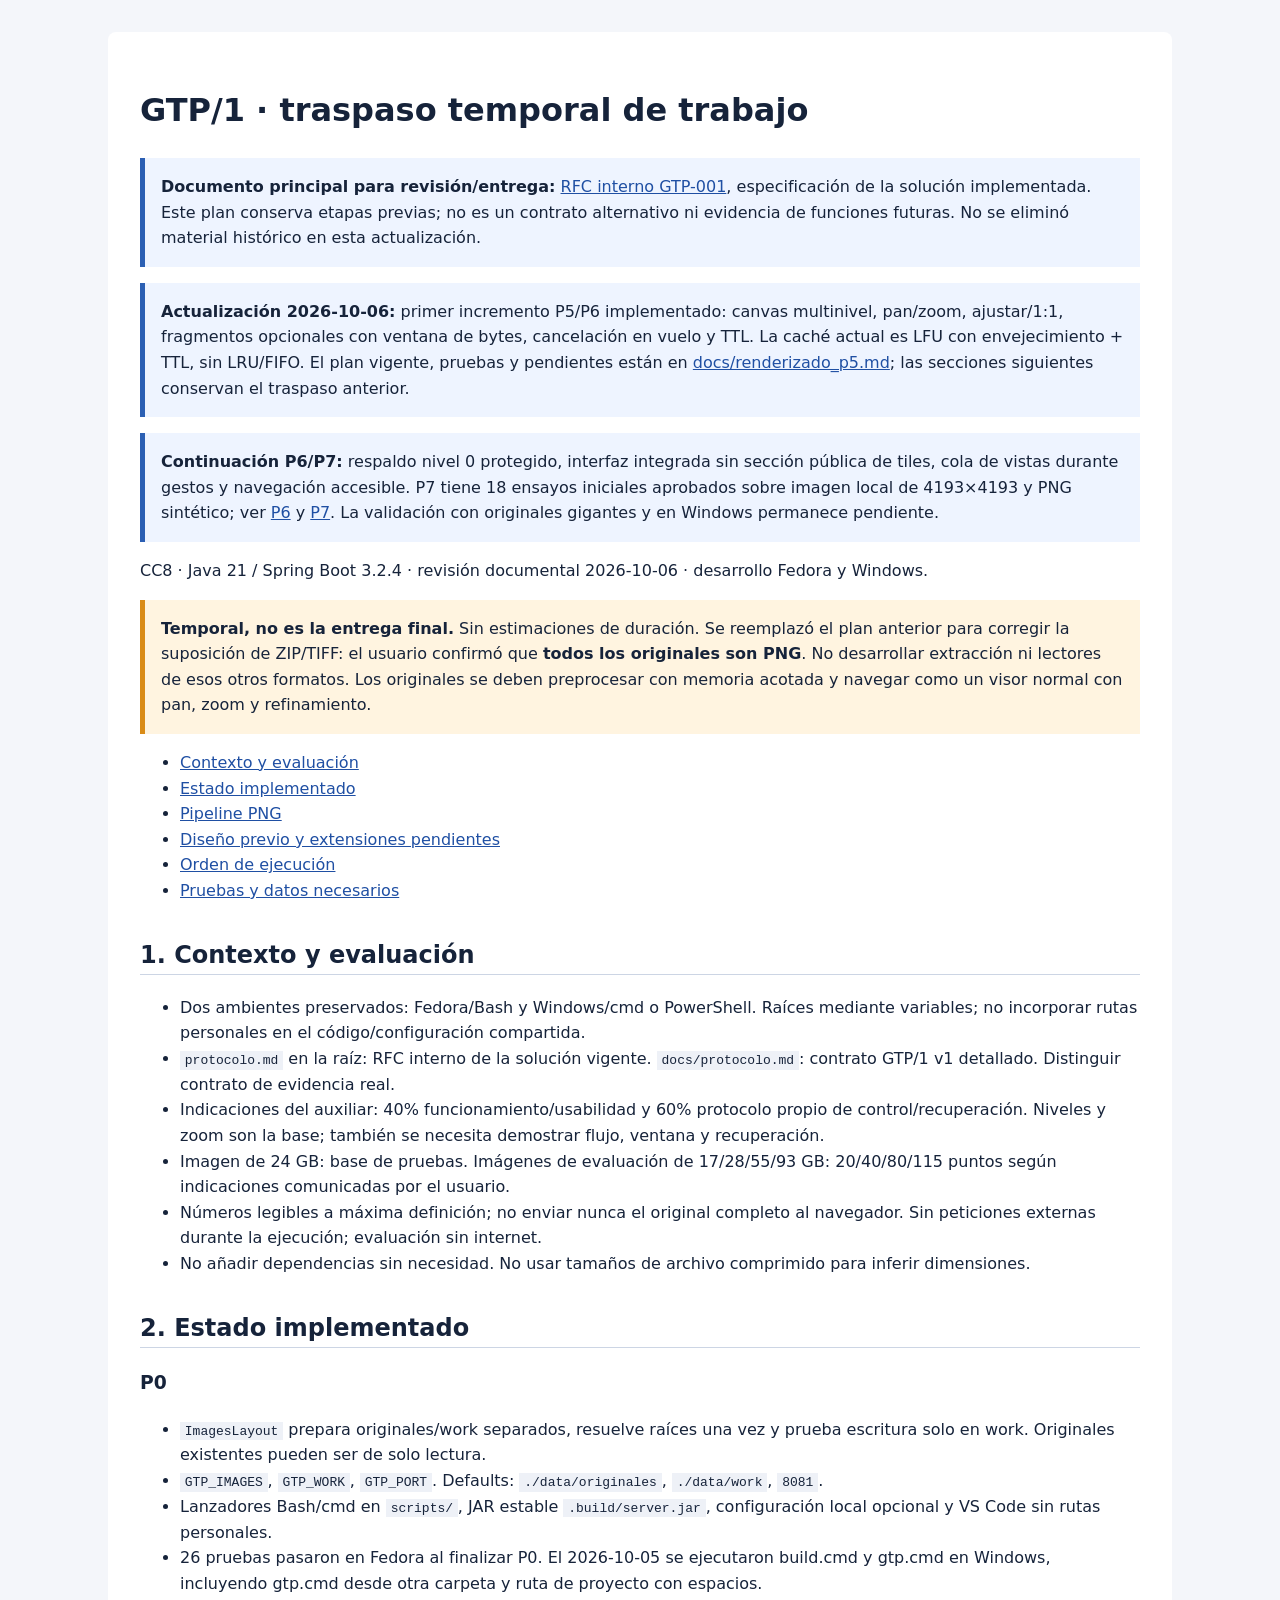
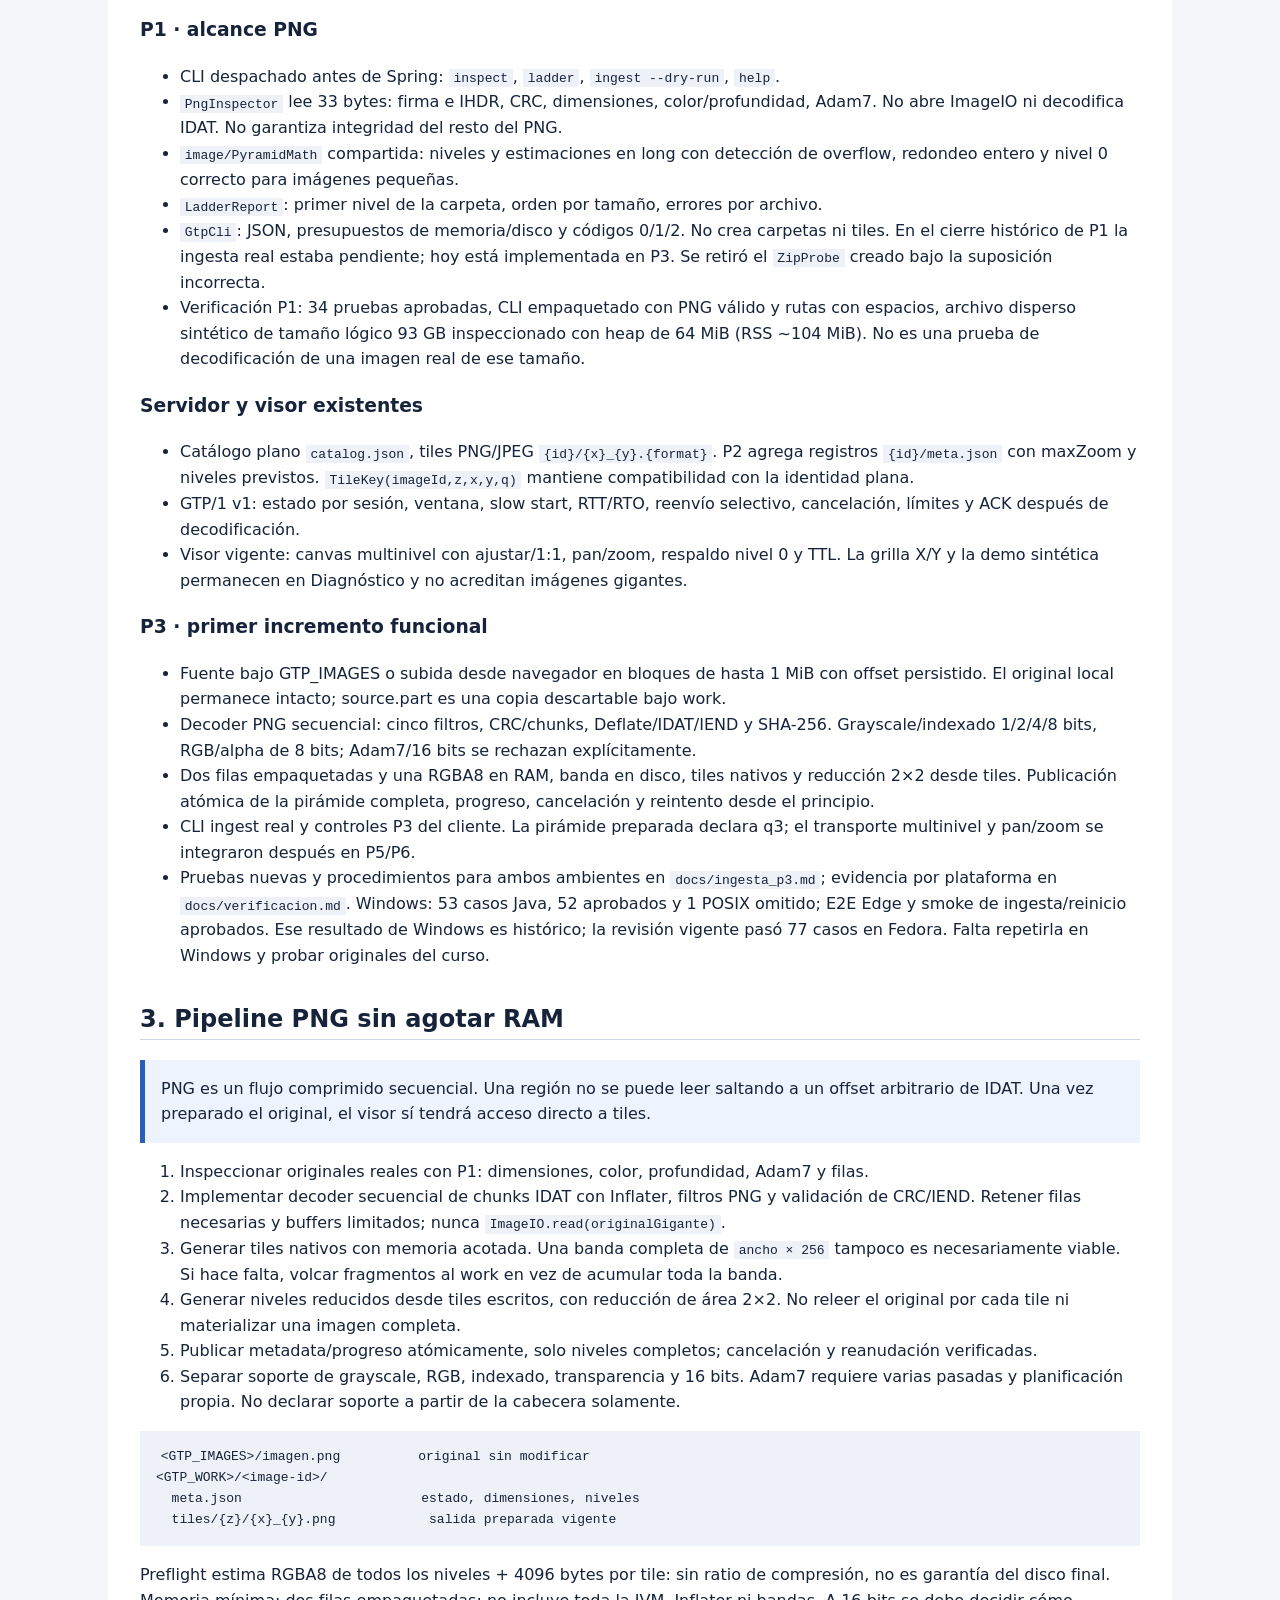
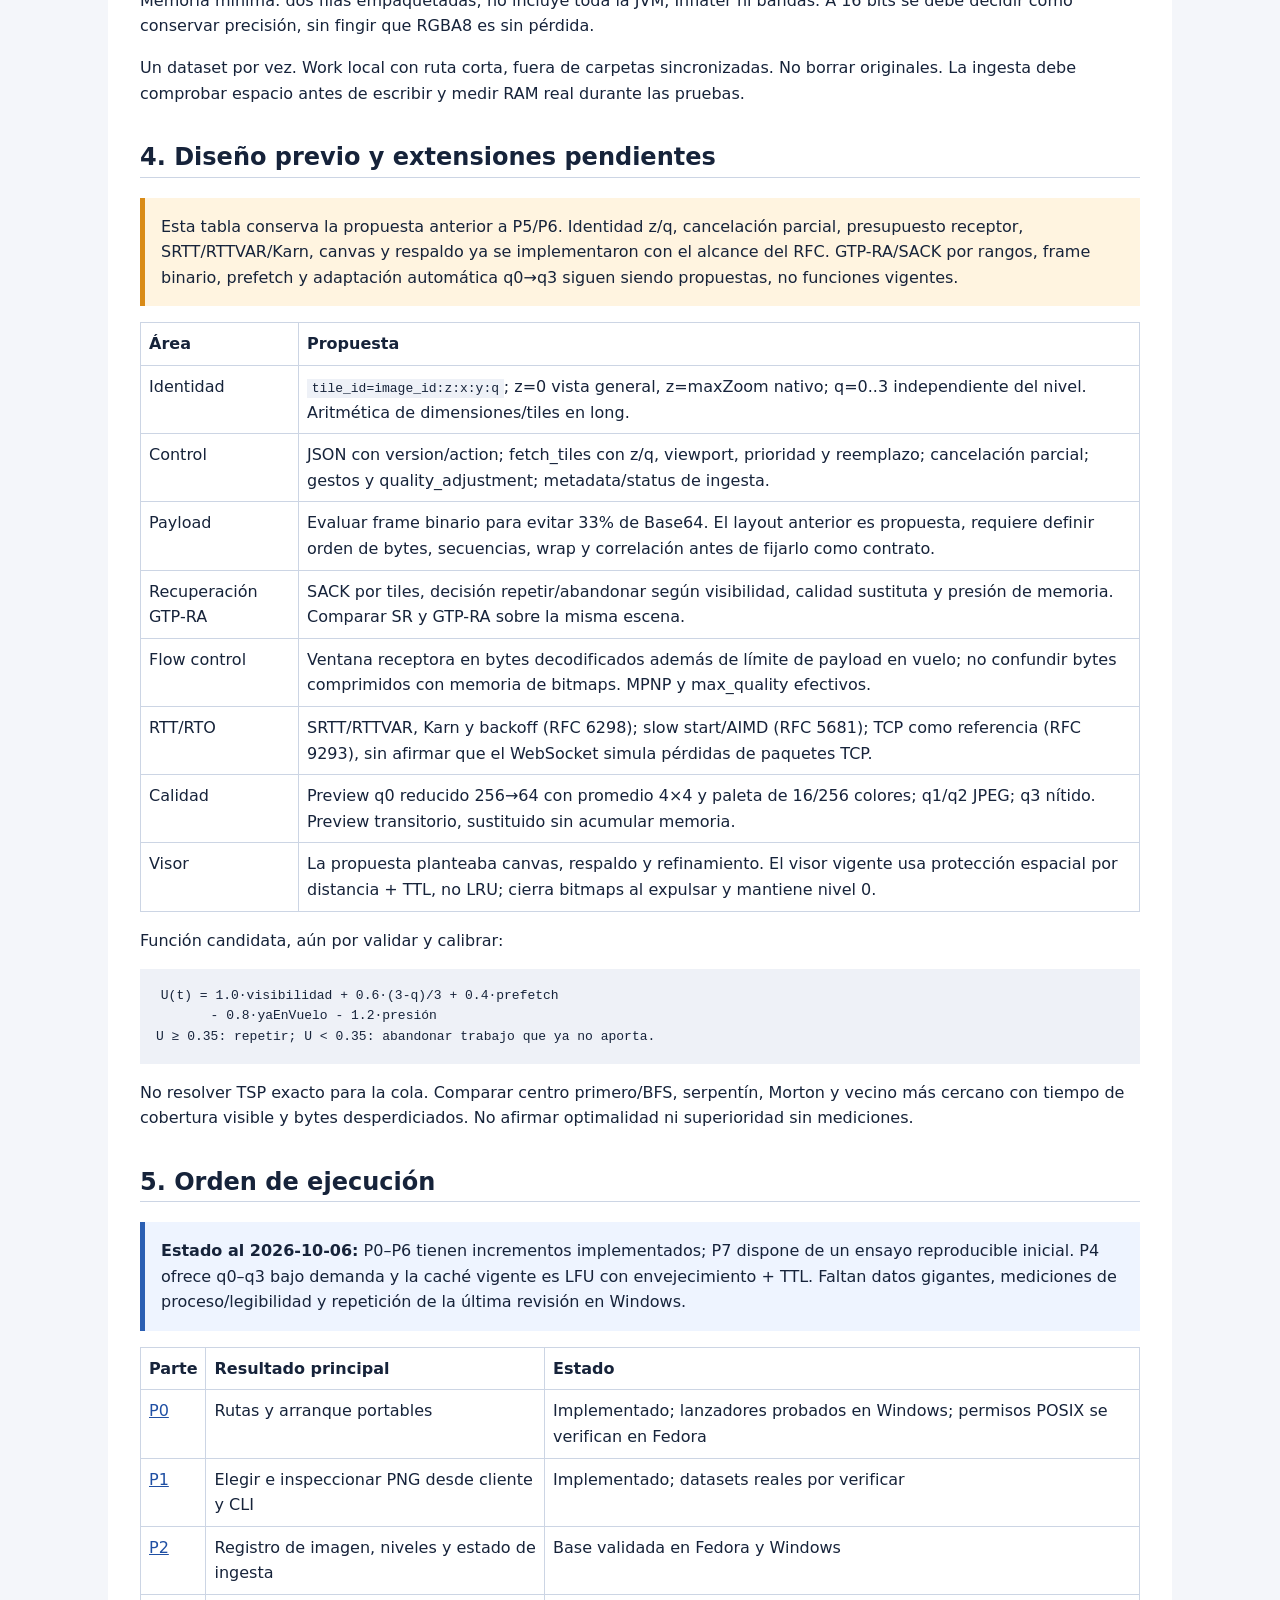
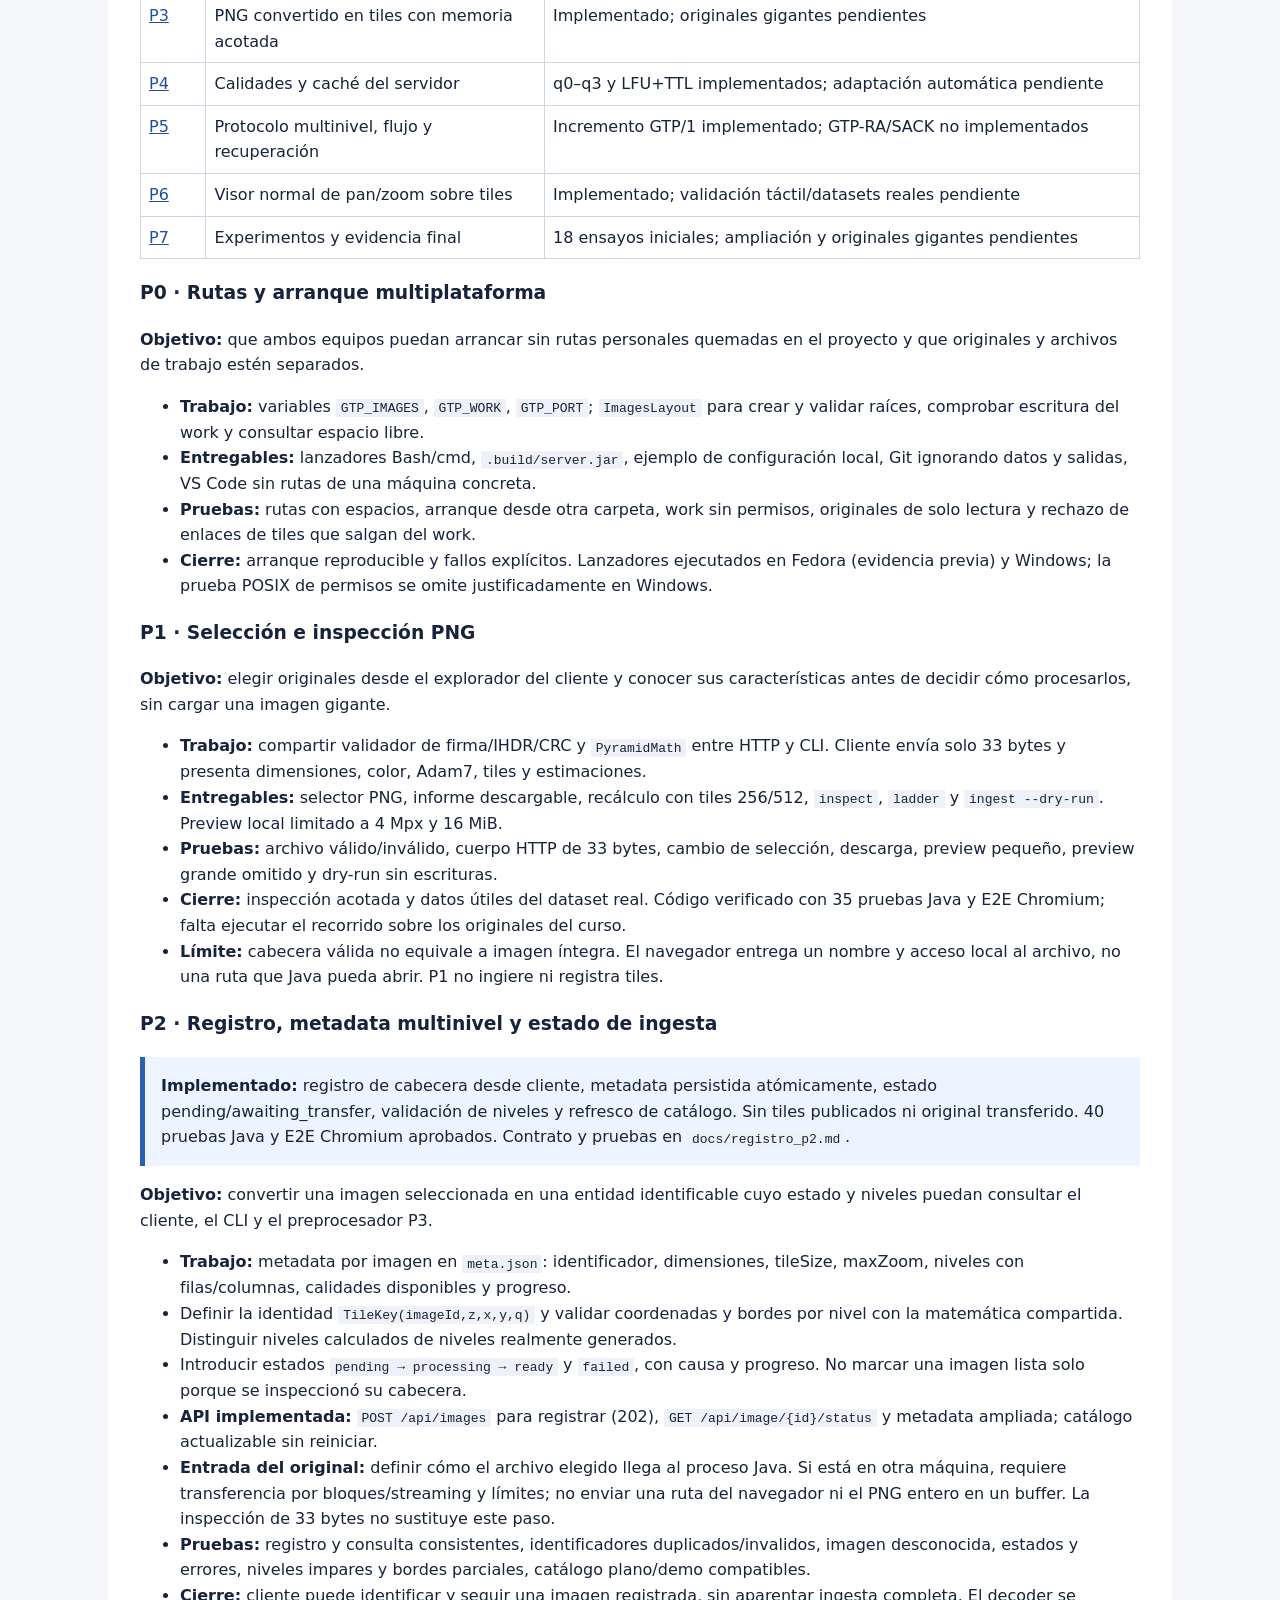
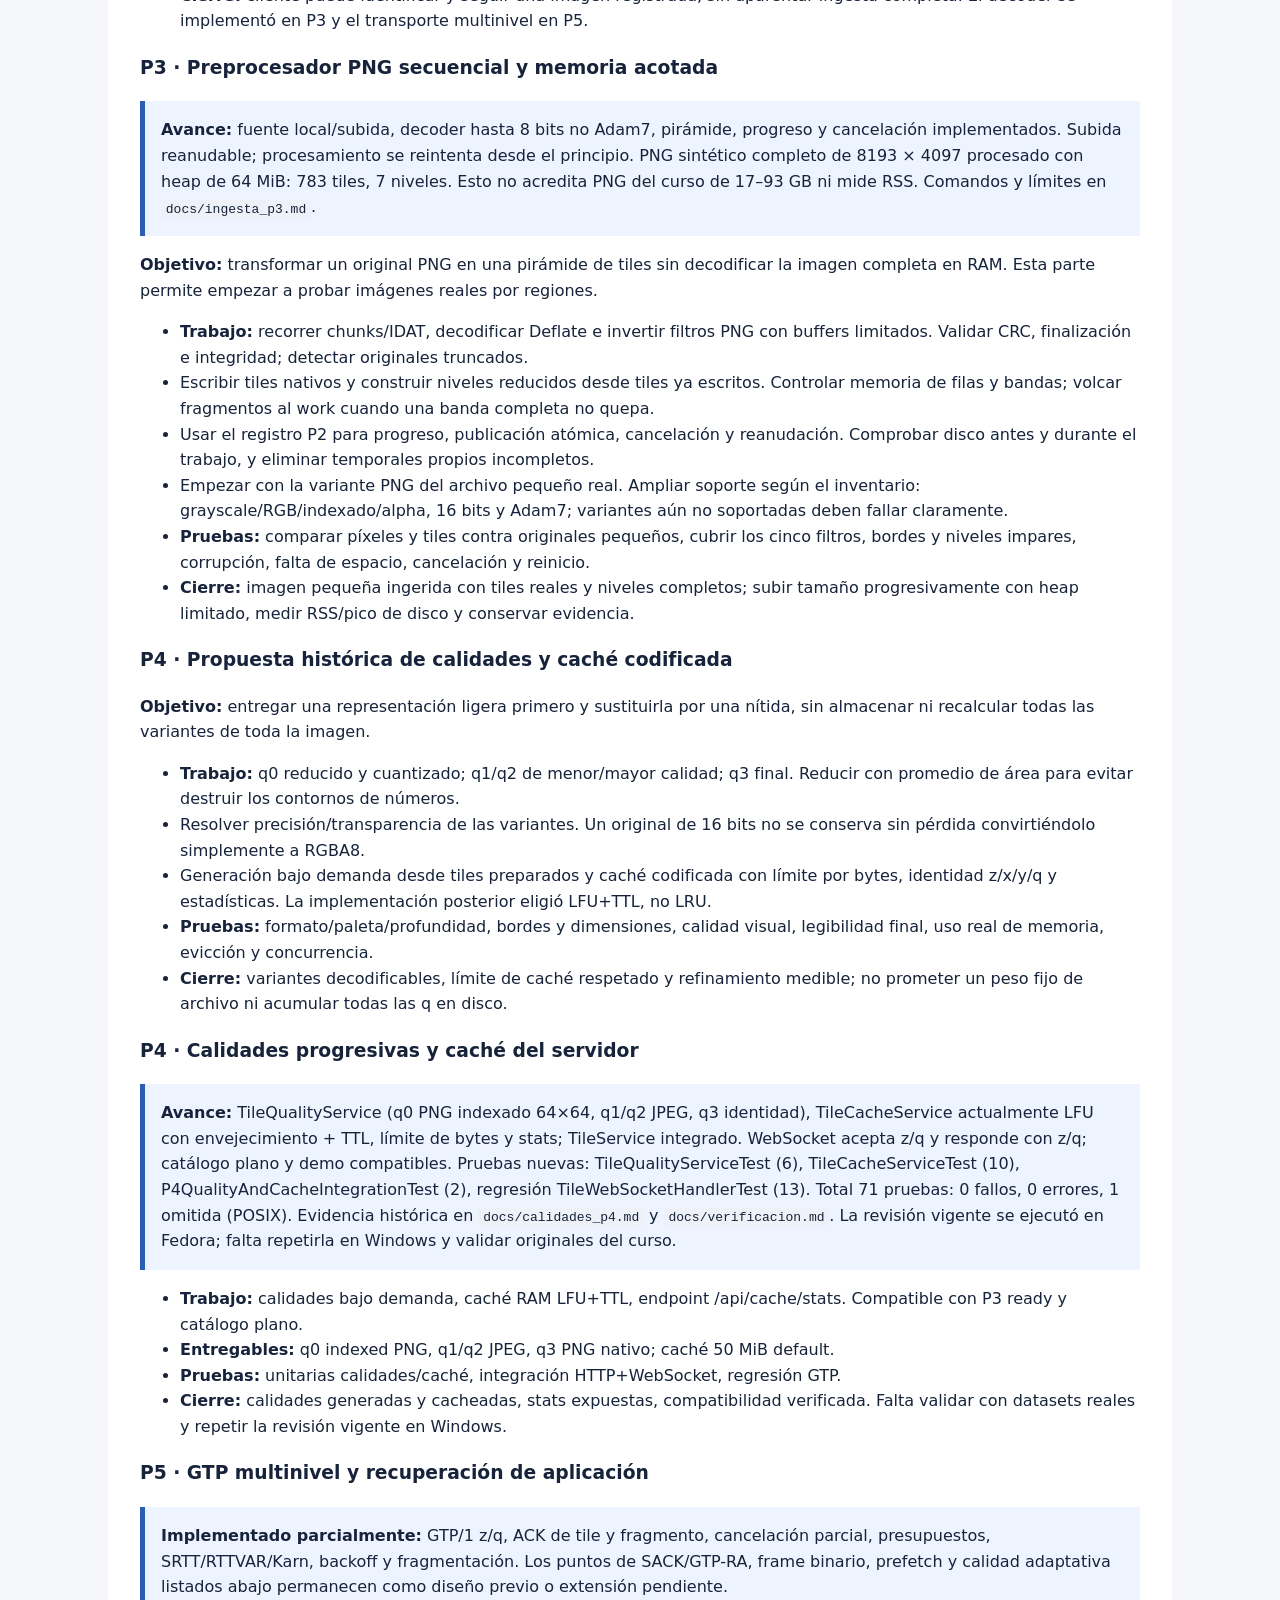
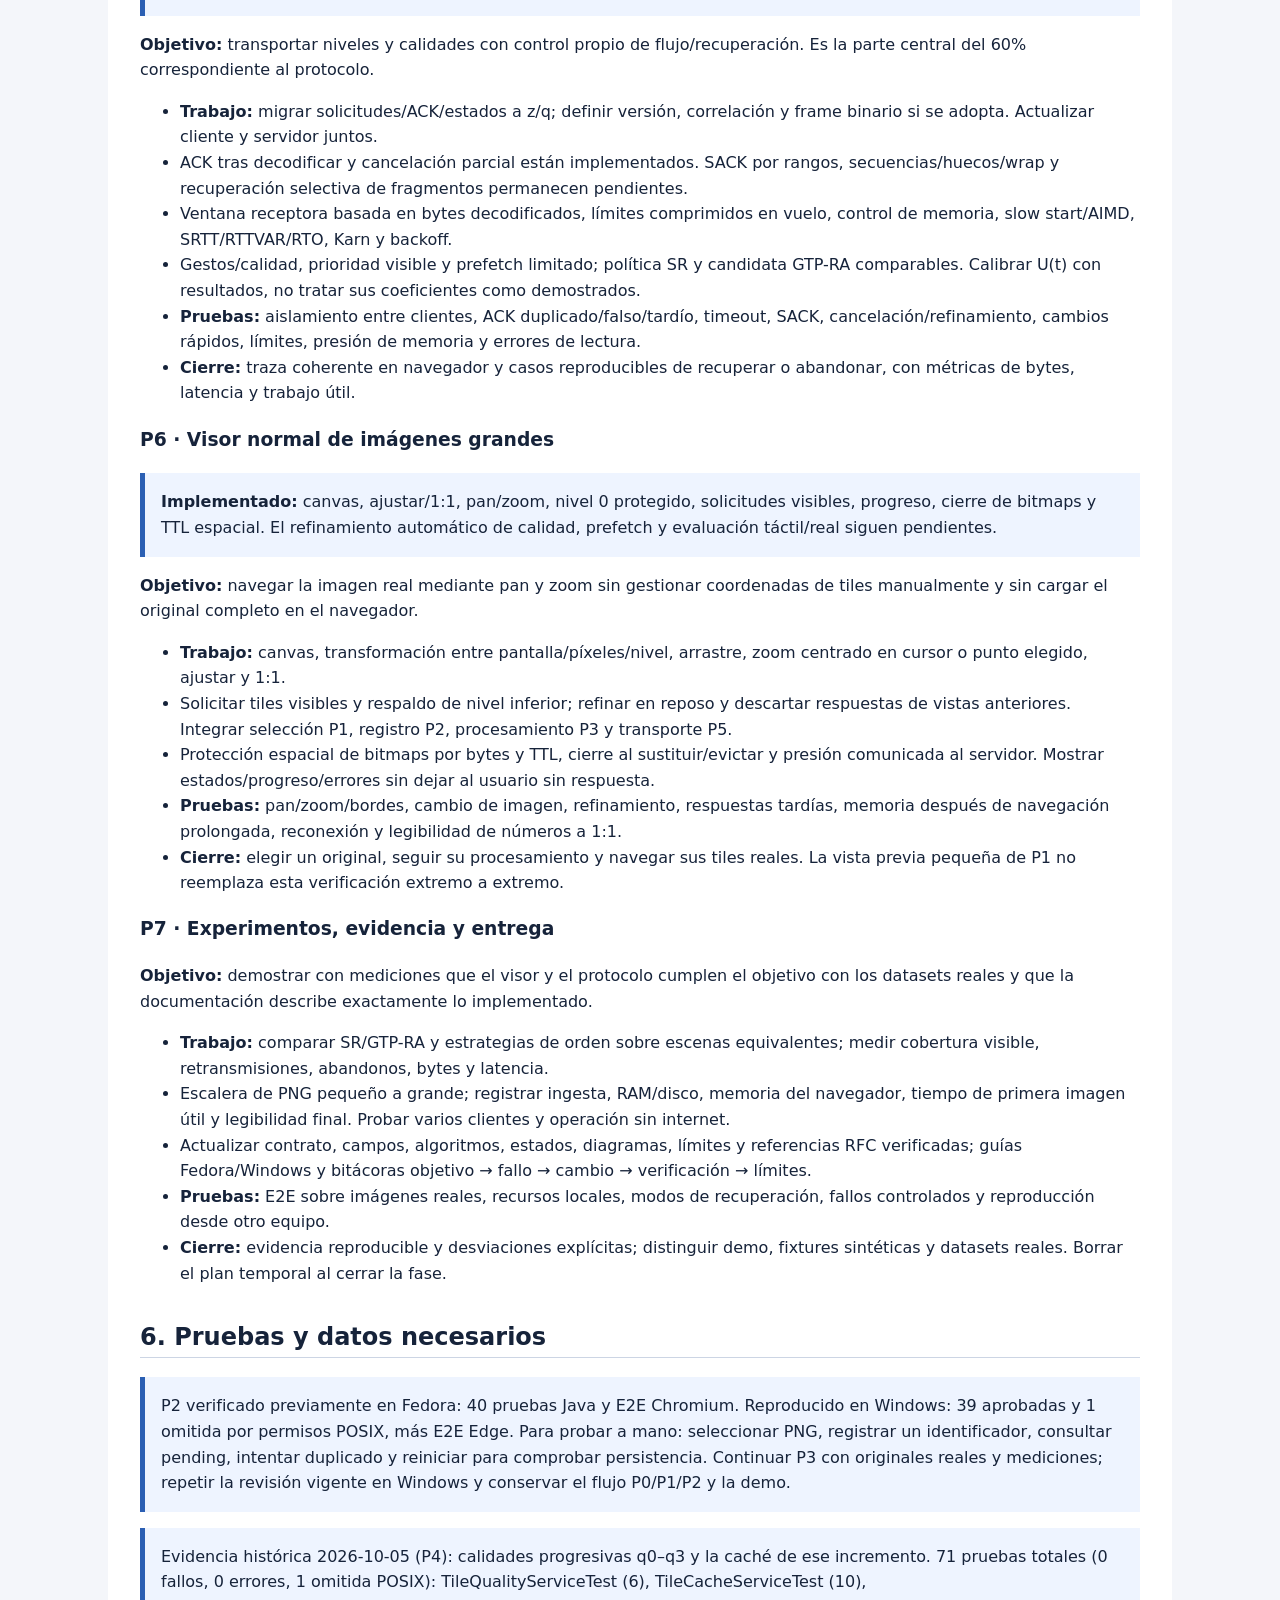
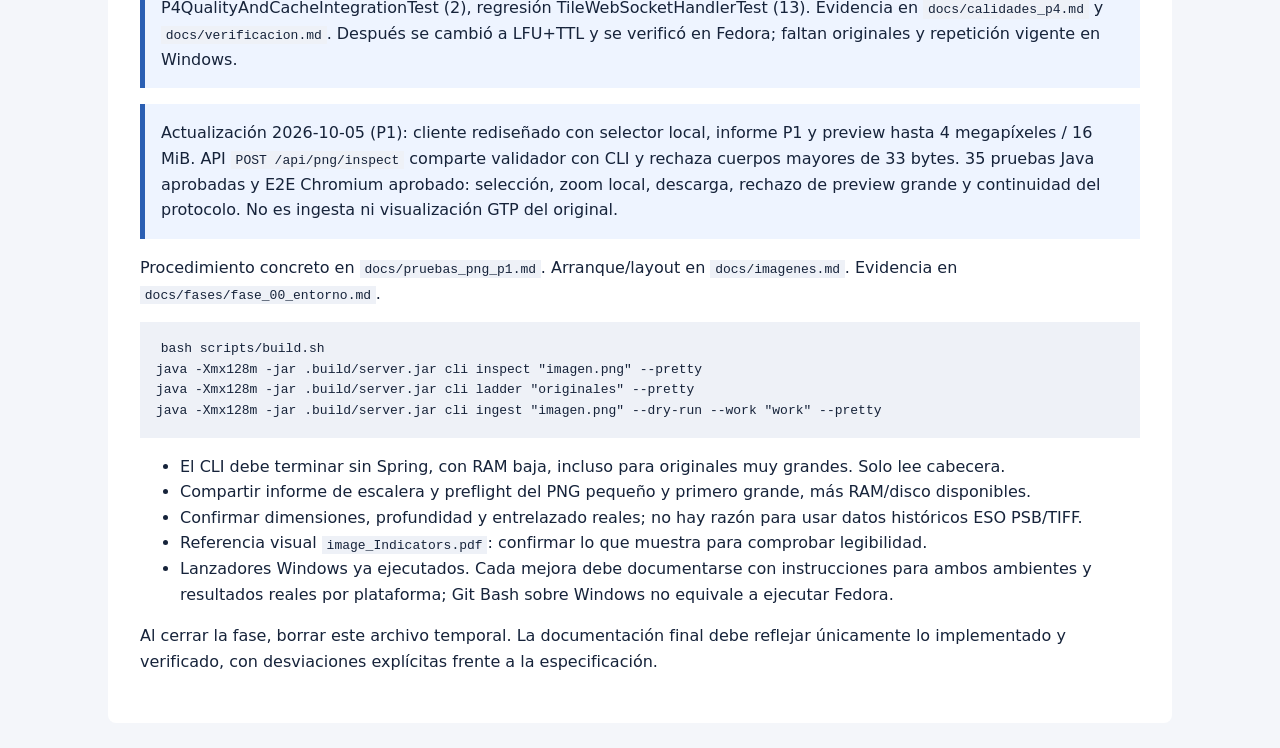
<file: plan-temp.html>
<!DOCTYPE html>
<html lang="es">
<head>
<meta charset="UTF-8">
<meta name="viewport" content="width=device-width, initial-scale=1">
<title>Plan temporal GTP/1 · PNG</title>
<style>
body{font-family:system-ui,sans-serif;line-height:1.6;background:#f4f6fa;color:#16233a;margin:0;padding:2rem}
main{max-width:1000px;margin:auto;background:white;padding:2rem;border-radius:8px}
h2{border-bottom:1px solid #ccd5e4;margin-top:2rem}code{background:#eef1f7;padding:.1rem .3rem}
pre{background:#eef1f7;padding:1rem;overflow-x:auto}table{border-collapse:collapse;width:100%}
td,th{border:1px solid #ccd5e4;padding:.5rem;text-align:left;vertical-align:top}
.nota{background:#eef4ff;border-left:5px solid #2b5fb3;padding:1rem}
.aviso{background:#fff4e0;border-left:5px solid #d98b17;padding:1rem}
a{color:#1f4fa3}
</style>
</head>
<body><main>
<h1>GTP/1 · traspaso temporal de trabajo</h1>
<p class="nota"><strong>Documento principal para revisión/entrega:</strong>
<a href="protocolo.md">RFC interno GTP-001</a>, especificación de la solución implementada.
Este plan conserva etapas previas; no es un contrato alternativo ni evidencia
de funciones futuras. No se eliminó material histórico en esta actualización.</p>
<p class="nota"><strong>Actualización 2026-10-06:</strong> primer incremento P5/P6 implementado:
canvas multinivel, pan/zoom, ajustar/1:1, fragmentos opcionales con ventana de bytes,
cancelación en vuelo y TTL. La caché actual es LFU con envejecimiento + TTL, sin LRU/FIFO.
El plan vigente, pruebas y pendientes están en <a href="docs/renderizado_p5.md">docs/renderizado_p5.md</a>;
las secciones siguientes conservan el traspaso anterior.</p>
<p class="nota"><strong>Continuación P6/P7:</strong> respaldo nivel 0 protegido, interfaz integrada
sin sección pública de tiles, cola de vistas durante gestos y navegación accesible.
P7 tiene 18 ensayos iniciales aprobados sobre imagen local de 4193×4193 y PNG sintético;
ver <a href="docs/visor_p6.md">P6</a> y <a href="docs/experimentos_p7.md">P7</a>.
La validación con originales gigantes y en Windows permanece pendiente.</p>
<p>CC8 · Java 21 / Spring Boot 3.2.4 · revisión documental 2026-10-06 · desarrollo Fedora y Windows.</p>
<p class="aviso"><strong>Temporal, no es la entrega final.</strong> Sin estimaciones de duración.
Se reemplazó el plan anterior para corregir la suposición de ZIP/TIFF: el usuario confirmó
que <strong>todos los originales son PNG</strong>. No desarrollar extracción ni lectores de esos otros formatos.
Los originales se deben preprocesar con memoria acotada y navegar como un visor normal con pan, zoom y refinamiento.</p>
<nav><ul>
<li><a href="#contexto">Contexto y evaluación</a></li>
<li><a href="#estado">Estado implementado</a></li>
<li><a href="#png">Pipeline PNG</a></li>
<li><a href="#protocolo">Diseño previo y extensiones pendientes</a></li>
<li><a href="#orden">Orden de ejecución</a></li>
<li><a href="#pruebas">Pruebas y datos necesarios</a></li>
</ul></nav>

<h2 id="contexto">1. Contexto y evaluación</h2>
<ul>
<li>Dos ambientes preservados: Fedora/Bash y Windows/cmd o PowerShell. Raíces mediante variables;
no incorporar rutas personales en el código/configuración compartida.</li>
<li><code>protocolo.md</code> en la raíz: RFC interno de la solución vigente.
<code>docs/protocolo.md</code>: contrato GTP/1 v1 detallado. Distinguir contrato de evidencia real.</li>
<li>Indicaciones del auxiliar: 40% funcionamiento/usabilidad y 60% protocolo propio de control/recuperación.
Niveles y zoom son la base; también se necesita demostrar flujo, ventana y recuperación.</li>
<li>Imagen de 24 GB: base de pruebas. Imágenes de evaluación de 17/28/55/93 GB:
20/40/80/115 puntos según indicaciones comunicadas por el usuario.</li>
<li>Números legibles a máxima definición; no enviar nunca el original completo al navegador.
Sin peticiones externas durante la ejecución; evaluación sin internet.</li>
<li>No añadir dependencias sin necesidad. No usar tamaños de archivo comprimido para inferir dimensiones.</li>
</ul>

<h2 id="estado">2. Estado implementado</h2>
<h3>P0</h3>
<ul>
<li><code>ImagesLayout</code> prepara originales/work separados, resuelve raíces una vez y prueba escritura
solo en work. Originales existentes pueden ser de solo lectura.</li>
<li><code>GTP_IMAGES</code>, <code>GTP_WORK</code>, <code>GTP_PORT</code>. Defaults:
<code>./data/originales</code>, <code>./data/work</code>, <code>8081</code>.</li>
<li>Lanzadores Bash/cmd en <code>scripts/</code>, JAR estable <code>.build/server.jar</code>,
configuración local opcional y VS Code sin rutas personales.</li>
<li>26 pruebas pasaron en Fedora al finalizar P0. El 2026-10-05 se ejecutaron build.cmd y gtp.cmd
en Windows, incluyendo gtp.cmd desde otra carpeta y ruta de proyecto con espacios.</li>
</ul>
<h3>P1 · alcance PNG</h3>
<ul>
<li>CLI despachado antes de Spring: <code>inspect</code>, <code>ladder</code>, <code>ingest --dry-run</code>, <code>help</code>.</li>
<li><code>PngInspector</code> lee 33 bytes: firma e IHDR, CRC, dimensiones, color/profundidad, Adam7.
No abre ImageIO ni decodifica IDAT. No garantiza integridad del resto del PNG.</li>
<li><code>image/PyramidMath</code> compartida: niveles y estimaciones en long con detección de overflow,
redondeo entero y nivel 0 correcto para imágenes pequeñas.</li>
<li><code>LadderReport</code>: primer nivel de la carpeta, orden por tamaño, errores por archivo.</li>
<li><code>GtpCli</code>: JSON, presupuestos de memoria/disco y códigos 0/1/2. No crea carpetas ni tiles.
En el cierre histórico de P1 la ingesta real estaba pendiente; hoy está implementada en P3.
Se retiró el <code>ZipProbe</code> creado bajo la suposición incorrecta.</li>
<li>Verificación P1: 34 pruebas aprobadas, CLI empaquetado con PNG válido y rutas con espacios,
archivo disperso sintético de tamaño lógico 93 GB inspeccionado con heap de 64 MiB (RSS ~104 MiB).
No es una prueba de decodificación de una imagen real de ese tamaño.</li>
</ul>
<h3>Servidor y visor existentes</h3>
<ul>
<li>Catálogo plano <code>catalog.json</code>, tiles PNG/JPEG <code>{id}/{x}_{y}.{format}</code>.
P2 agrega registros <code>{id}/meta.json</code> con maxZoom y niveles previstos.
<code>TileKey(imageId,z,x,y,q)</code> mantiene compatibilidad con la identidad plana.</li>
<li>GTP/1 v1: estado por sesión, ventana, slow start, RTT/RTO, reenvío selectivo, cancelación,
límites y ACK después de decodificación.</li>
<li>Visor vigente: canvas multinivel con ajustar/1:1, pan/zoom, respaldo nivel 0 y TTL.
La grilla X/Y y la demo sintética permanecen en Diagnóstico y no acreditan imágenes gigantes.</li>
</ul>

<h3>P3 · primer incremento funcional</h3>
<ul>
<li>Fuente bajo GTP_IMAGES o subida desde navegador en bloques de hasta 1 MiB con offset persistido.
El original local permanece intacto; source.part es una copia descartable bajo work.</li>
<li>Decoder PNG secuencial: cinco filtros, CRC/chunks, Deflate/IDAT/IEND y SHA-256.
Grayscale/indexado 1/2/4/8 bits, RGB/alpha de 8 bits; Adam7/16 bits se rechazan explícitamente.</li>
<li>Dos filas empaquetadas y una RGBA8 en RAM, banda en disco, tiles nativos y reducción 2×2 desde tiles.
Publicación atómica de la pirámide completa, progreso, cancelación y reintento desde el principio.</li>
<li>CLI ingest real y controles P3 del cliente. La pirámide preparada declara q3; el
transporte multinivel y pan/zoom se integraron después en P5/P6.</li>
<li>Pruebas nuevas y procedimientos para ambos ambientes en <code>docs/ingesta_p3.md</code>;
evidencia por plataforma en <code>docs/verificacion.md</code>. Windows: 53 casos Java,
52 aprobados y 1 POSIX omitido; E2E Edge y smoke de ingesta/reinicio aprobados.
Ese resultado de Windows es histórico; la revisión vigente pasó 77 casos en Fedora.
Falta repetirla en Windows y probar originales del curso.</li>
</ul>

<h2 id="png">3. Pipeline PNG sin agotar RAM</h2>
<p class="nota">PNG es un flujo comprimido secuencial. Una región no se puede leer saltando a un
offset arbitrario de IDAT. Una vez preparado el original, el visor sí tendrá acceso directo a tiles.</p>
<ol>
<li>Inspeccionar originales reales con P1: dimensiones, color, profundidad, Adam7 y filas.</li>
<li>Implementar decoder secuencial de chunks IDAT con Inflater, filtros PNG y validación de CRC/IEND.
Retener filas necesarias y buffers limitados; nunca <code>ImageIO.read(originalGigante)</code>.</li>
<li>Generar tiles nativos con memoria acotada. Una banda completa de <code>ancho × 256</code> tampoco
es necesariamente viable. Si hace falta, volcar fragmentos al work en vez de acumular toda la banda.</li>
<li>Generar niveles reducidos desde tiles escritos, con reducción de área 2×2. No releer el original
por cada tile ni materializar una imagen completa.</li>
<li>Publicar metadata/progreso atómicamente, solo niveles completos; cancelación y reanudación verificadas.</li>
<li>Separar soporte de grayscale, RGB, indexado, transparencia y 16 bits. Adam7 requiere varias pasadas
y planificación propia. No declarar soporte a partir de la cabecera solamente.</li>
</ol>
<pre><code>&lt;GTP_IMAGES&gt;/imagen.png          original sin modificar
&lt;GTP_WORK&gt;/&lt;image-id&gt;/
  meta.json                       estado, dimensiones, niveles
  tiles/{z}/{x}_{y}.png            salida preparada vigente</code></pre>
<p>Preflight estima RGBA8 de todos los niveles + 4096 bytes por tile: sin ratio de compresión,
no es garantía del disco final. Memoria mínima: dos filas empaquetadas; no incluye toda la JVM,
Inflater ni bandas. A 16 bits se debe decidir cómo conservar precisión, sin fingir que RGBA8 es sin pérdida.</p>
<p>Un dataset por vez. Work local con ruta corta, fuera de carpetas sincronizadas. No borrar originales.
La ingesta debe comprobar espacio antes de escribir y medir RAM real durante las pruebas.</p>

<h2 id="protocolo">4. Diseño previo y extensiones pendientes</h2>
<p class="aviso">Esta tabla conserva la propuesta anterior a P5/P6. Identidad z/q,
cancelación parcial, presupuesto receptor, SRTT/RTTVAR/Karn, canvas y respaldo ya
se implementaron con el alcance del RFC. GTP-RA/SACK por rangos, frame binario,
prefetch y adaptación automática q0→q3 siguen siendo propuestas, no funciones vigentes.</p>
<table>
<tr><th>Área</th><th>Propuesta</th></tr>
<tr><td>Identidad</td><td><code>tile_id=image_id:z:x:y:q</code>; z=0 vista general, z=maxZoom nativo;
q=0..3 independiente del nivel. Aritmética de dimensiones/tiles en long.</td></tr>
<tr><td>Control</td><td>JSON con version/action; fetch_tiles con z/q, viewport, prioridad y reemplazo;
cancelación parcial; gestos y quality_adjustment; metadata/status de ingesta.</td></tr>
<tr><td>Payload</td><td>Evaluar frame binario para evitar 33% de Base64. El layout anterior es propuesta,
requiere definir orden de bytes, secuencias, wrap y correlación antes de fijarlo como contrato.</td></tr>
<tr><td>Recuperación GTP-RA</td><td>SACK por tiles, decisión repetir/abandonar según visibilidad,
calidad sustituta y presión de memoria. Comparar SR y GTP-RA sobre la misma escena.</td></tr>
<tr><td>Flow control</td><td>Ventana receptora en bytes decodificados además de límite de payload en vuelo;
no confundir bytes comprimidos con memoria de bitmaps. MPNP y max_quality efectivos.</td></tr>
<tr><td>RTT/RTO</td><td>SRTT/RTTVAR, Karn y backoff (RFC 6298); slow start/AIMD (RFC 5681);
TCP como referencia (RFC 9293), sin afirmar que el WebSocket simula pérdidas de paquetes TCP.</td></tr>
<tr><td>Calidad</td><td>Preview q0 reducido 256→64 con promedio 4×4 y paleta de 16/256 colores;
q1/q2 JPEG; q3 nítido. Preview transitorio, sustituido sin acumular memoria.</td></tr>
<tr><td>Visor</td><td>La propuesta planteaba canvas, respaldo y refinamiento. El visor vigente usa
protección espacial por distancia + TTL, no LRU; cierra bitmaps al expulsar y mantiene nivel 0.</td></tr>
</table>
<p>Función candidata, aún por validar y calibrar:</p>
<pre><code>U(t) = 1.0·visibilidad + 0.6·(3-q)/3 + 0.4·prefetch
       - 0.8·yaEnVuelo - 1.2·presión
U ≥ 0.35: repetir; U &lt; 0.35: abandonar trabajo que ya no aporta.</code></pre>
<p>No resolver TSP exacto para la cola. Comparar centro primero/BFS, serpentín, Morton y vecino más cercano
con tiempo de cobertura visible y bytes desperdiciados. No afirmar optimalidad ni superioridad sin mediciones.</p>

<h2 id="orden">5. Orden de ejecución</h2>
<p class="nota"><strong>Estado al 2026-10-06:</strong> P0–P6 tienen incrementos
implementados; P7 dispone de un ensayo reproducible inicial. P4 ofrece q0–q3 bajo
demanda y la caché vigente es LFU con envejecimiento + TTL. Faltan datos gigantes,
mediciones de proceso/legibilidad y repetición de la última revisión en Windows.</p>
<table>
<tr><th>Parte</th><th>Resultado principal</th><th>Estado</th></tr>
<tr><td><a href="#p0">P0</a></td><td>Rutas y arranque portables</td><td>Implementado; lanzadores probados en Windows; permisos POSIX se verifican en Fedora</td></tr>
<tr><td><a href="#p1">P1</a></td><td>Elegir e inspeccionar PNG desde cliente y CLI</td><td>Implementado; datasets reales por verificar</td></tr>
<tr><td><a href="#p2">P2</a></td><td>Registro de imagen, niveles y estado de ingesta</td><td>Base validada en Fedora y Windows</td></tr>
<tr><td><a href="#p3">P3</a></td><td>PNG convertido en tiles con memoria acotada</td><td>Implementado; originales gigantes pendientes</td></tr>
<tr><td><a href="#p4-implementacion">P4</a></td><td>Calidades y caché del servidor</td><td>q0–q3 y LFU+TTL implementados; adaptación automática pendiente</td></tr>
<tr><td><a href="#p5">P5</a></td><td>Protocolo multinivel, flujo y recuperación</td><td>Incremento GTP/1 implementado; GTP-RA/SACK no implementados</td></tr>
<tr><td><a href="#p6">P6</a></td><td>Visor normal de pan/zoom sobre tiles</td><td>Implementado; validación táctil/datasets reales pendiente</td></tr>
<tr><td><a href="#p7">P7</a></td><td>Experimentos y evidencia final</td><td>18 ensayos iniciales; ampliación y originales gigantes pendientes</td></tr>
</table>

<h3 id="p0">P0 · Rutas y arranque multiplataforma</h3>
<p><strong>Objetivo:</strong> que ambos equipos puedan arrancar sin rutas personales quemadas en el proyecto
y que originales y archivos de trabajo estén separados.</p>
<ul>
<li><strong>Trabajo:</strong> variables <code>GTP_IMAGES</code>, <code>GTP_WORK</code>, <code>GTP_PORT</code>;
<code>ImagesLayout</code> para crear y validar raíces, comprobar escritura del work y consultar espacio libre.</li>
<li><strong>Entregables:</strong> lanzadores Bash/cmd, <code>.build/server.jar</code>, ejemplo de configuración local,
Git ignorando datos y salidas, VS Code sin rutas de una máquina concreta.</li>
<li><strong>Pruebas:</strong> rutas con espacios, arranque desde otra carpeta, work sin permisos, originales
de solo lectura y rechazo de enlaces de tiles que salgan del work.</li>
<li><strong>Cierre:</strong> arranque reproducible y fallos explícitos. Lanzadores ejecutados en Fedora (evidencia previa)
y Windows; la prueba POSIX de permisos se omite justificadamente en Windows.</li>
</ul>

<h3 id="p1">P1 · Selección e inspección PNG</h3>
<p><strong>Objetivo:</strong> elegir originales desde el explorador del cliente y conocer sus características
antes de decidir cómo procesarlos, sin cargar una imagen gigante.</p>
<ul>
<li><strong>Trabajo:</strong> compartir validador de firma/IHDR/CRC y <code>PyramidMath</code> entre HTTP y CLI.
Cliente envía solo 33 bytes y presenta dimensiones, color, Adam7, tiles y estimaciones.</li>
<li><strong>Entregables:</strong> selector PNG, informe descargable, recálculo con tiles 256/512,
<code>inspect</code>, <code>ladder</code> y <code>ingest --dry-run</code>. Preview local limitado a 4 Mpx y 16 MiB.</li>
<li><strong>Pruebas:</strong> archivo válido/inválido, cuerpo HTTP de 33 bytes, cambio de selección,
descarga, preview pequeño, preview grande omitido y dry-run sin escrituras.</li>
<li><strong>Cierre:</strong> inspección acotada y datos útiles del dataset real. Código verificado con
35 pruebas Java y E2E Chromium; falta ejecutar el recorrido sobre los originales del curso.</li>
<li><strong>Límite:</strong> cabecera válida no equivale a imagen íntegra. El navegador entrega un nombre
y acceso local al archivo, no una ruta que Java pueda abrir. P1 no ingiere ni registra tiles.</li>
</ul>

<h3 id="p2">P2 · Registro, metadata multinivel y estado de ingesta</h3>
<p class="nota"><strong>Implementado:</strong> registro de cabecera desde cliente, metadata persistida atómicamente,
estado pending/awaiting_transfer, validación de niveles y refresco de catálogo. Sin tiles publicados ni original
transferido. 40 pruebas Java y E2E Chromium aprobados. Contrato y pruebas en <code>docs/registro_p2.md</code>.</p>
<p><strong>Objetivo:</strong> convertir una imagen seleccionada en una entidad identificable cuyo estado
y niveles puedan consultar el cliente, el CLI y el preprocesador P3.</p>
<ul>
<li><strong>Trabajo:</strong> metadata por imagen en <code>meta.json</code>: identificador, dimensiones,
tileSize, maxZoom, niveles con filas/columnas, calidades disponibles y progreso.</li>
<li>Definir la identidad <code>TileKey(imageId,z,x,y,q)</code> y validar coordenadas y bordes por nivel
con la matemática compartida. Distinguir niveles calculados de niveles realmente generados.</li>
<li>Introducir estados <code>pending → processing → ready</code> y <code>failed</code>, con causa y progreso.
No marcar una imagen lista solo porque se inspeccionó su cabecera.</li>
<li><strong>API implementada:</strong> <code>POST /api/images</code> para registrar (202),
<code>GET /api/image/{id}/status</code> y metadata ampliada; catálogo actualizable sin reiniciar.</li>
<li><strong>Entrada del original:</strong> definir cómo el archivo elegido llega al proceso Java.
Si está en otra máquina, requiere transferencia por bloques/streaming y límites; no enviar una ruta
del navegador ni el PNG entero en un buffer. La inspección de 33 bytes no sustituye este paso.</li>
<li><strong>Pruebas:</strong> registro y consulta consistentes, identificadores duplicados/invalidos,
imagen desconocida, estados y errores, niveles impares y bordes parciales, catálogo plano/demo compatibles.</li>
<li><strong>Cierre:</strong> cliente puede identificar y seguir una imagen registrada, sin aparentar
ingesta completa. El decoder se implementó en P3 y el transporte multinivel en P5.</li>
</ul>

<h3 id="p3">P3 · Preprocesador PNG secuencial y memoria acotada</h3>
<p class="nota"><strong>Avance:</strong> fuente local/subida, decoder hasta 8 bits no Adam7, pirámide,
progreso y cancelación implementados. Subida reanudable; procesamiento se reintenta desde el principio.
PNG sintético completo de 8193 × 4097 procesado con heap de 64 MiB: 783 tiles, 7 niveles.
Esto no acredita PNG del curso de 17–93 GB ni mide RSS. Comandos y límites en <code>docs/ingesta_p3.md</code>.</p>
<p><strong>Objetivo:</strong> transformar un original PNG en una pirámide de tiles sin decodificar
la imagen completa en RAM. Esta parte permite empezar a probar imágenes reales por regiones.</p>
<ul>
<li><strong>Trabajo:</strong> recorrer chunks/IDAT, decodificar Deflate e invertir filtros PNG con
buffers limitados. Validar CRC, finalización e integridad; detectar originales truncados.</li>
<li>Escribir tiles nativos y construir niveles reducidos desde tiles ya escritos. Controlar memoria
de filas y bandas; volcar fragmentos al work cuando una banda completa no quepa.</li>
<li>Usar el registro P2 para progreso, publicación atómica, cancelación y reanudación.
Comprobar disco antes y durante el trabajo, y eliminar temporales propios incompletos.</li>
<li>Empezar con la variante PNG del archivo pequeño real. Ampliar soporte según el inventario:
grayscale/RGB/indexado/alpha, 16 bits y Adam7; variantes aún no soportadas deben fallar claramente.</li>
<li><strong>Pruebas:</strong> comparar píxeles y tiles contra originales pequeños, cubrir los cinco filtros,
bordes y niveles impares, corrupción, falta de espacio, cancelación y reinicio.</li>
<li><strong>Cierre:</strong> imagen pequeña ingerida con tiles reales y niveles completos;
subir tamaño progresivamente con heap limitado, medir RSS/pico de disco y conservar evidencia.</li>
</ul>

<h3 id="p4-propuesta">P4 · Propuesta histórica de calidades y caché codificada</h3>
<p><strong>Objetivo:</strong> entregar una representación ligera primero y sustituirla por una nítida,
sin almacenar ni recalcular todas las variantes de toda la imagen.</p>
<ul>
<li><strong>Trabajo:</strong> q0 reducido y cuantizado; q1/q2 de menor/mayor calidad; q3 final.
Reducir con promedio de área para evitar destruir los contornos de números.</li>
<li>Resolver precisión/transparencia de las variantes. Un original de 16 bits no se conserva
sin pérdida convirtiéndolo simplemente a RGBA8.</li>
<li>Generación bajo demanda desde tiles preparados y caché codificada con límite por bytes,
identidad z/x/y/q y estadísticas. La implementación posterior eligió LFU+TTL, no LRU.</li>
<li><strong>Pruebas:</strong> formato/paleta/profundidad, bordes y dimensiones, calidad visual,
legibilidad final, uso real de memoria, evicción y concurrencia.</li>
<li><strong>Cierre:</strong> variantes decodificables, límite de caché respetado y refinamiento medible;
no prometer un peso fijo de archivo ni acumular todas las q en disco.</li>
</ul>

<h3 id="p4-implementacion">P4 · Calidades progresivas y caché del servidor</h3>
<p class="nota"><strong>Avance:</strong> TileQualityService (q0 PNG indexado 64×64, q1/q2 JPEG, q3 identidad),
TileCacheService actualmente LFU con envejecimiento + TTL, límite de bytes y stats; TileService integrado.
WebSocket acepta z/q y responde con z/q; catálogo plano y demo compatibles.
Pruebas nuevas: TileQualityServiceTest (6), TileCacheServiceTest (10),
P4QualityAndCacheIntegrationTest (2), regresión TileWebSocketHandlerTest (13).
Total 71 pruebas: 0 fallos, 0 errores, 1 omitida (POSIX).
Evidencia histórica en <code>docs/calidades_p4.md</code> y <code>docs/verificacion.md</code>.
La revisión vigente se ejecutó en Fedora; falta repetirla en Windows y validar originales del curso.</p>
<ul>
<li><strong>Trabajo:</strong> calidades bajo demanda, caché RAM LFU+TTL, endpoint /api/cache/stats.
Compatible con P3 ready y catálogo plano.</li>
<li><strong>Entregables:</strong> q0 indexed PNG, q1/q2 JPEG, q3 PNG nativo; caché 50 MiB default.
</li>
<li><strong>Pruebas:</strong> unitarias calidades/caché, integración HTTP+WebSocket, regresión GTP.
</li>
<li><strong>Cierre:</strong> calidades generadas y cacheadas, stats expuestas, compatibilidad verificada.
Falta validar con datasets reales y repetir la revisión vigente en Windows.</li>
</ul>

<h3 id="p5">P5 · GTP multinivel y recuperación de aplicación</h3>
<p class="nota"><strong>Implementado parcialmente:</strong> GTP/1 z/q, ACK de tile y
fragmento, cancelación parcial, presupuestos, SRTT/RTTVAR/Karn, backoff y fragmentación.
Los puntos de SACK/GTP-RA, frame binario, prefetch y calidad adaptativa listados abajo
permanecen como diseño previo o extensión pendiente.</p>
<p><strong>Objetivo:</strong> transportar niveles y calidades con control propio de flujo/recuperación.
Es la parte central del 60% correspondiente al protocolo.</p>
<ul>
<li><strong>Trabajo:</strong> migrar solicitudes/ACK/estados a z/q; definir versión, correlación y
frame binario si se adopta. Actualizar cliente y servidor juntos.</li>
<li>ACK tras decodificar y cancelación parcial están implementados. SACK por rangos,
secuencias/huecos/wrap y recuperación selectiva de fragmentos permanecen pendientes.</li>
<li>Ventana receptora basada en bytes decodificados, límites comprimidos en vuelo, control de memoria,
slow start/AIMD, SRTT/RTTVAR/RTO, Karn y backoff.</li>
<li>Gestos/calidad, prioridad visible y prefetch limitado; política SR y candidata GTP-RA comparables.
Calibrar U(t) con resultados, no tratar sus coeficientes como demostrados.</li>
<li><strong>Pruebas:</strong> aislamiento entre clientes, ACK duplicado/falso/tardío, timeout, SACK,
cancelación/refinamiento, cambios rápidos, límites, presión de memoria y errores de lectura.</li>
<li><strong>Cierre:</strong> traza coherente en navegador y casos reproducibles de recuperar o abandonar,
con métricas de bytes, latencia y trabajo útil.</li>
</ul>

<h3 id="p6">P6 · Visor normal de imágenes grandes</h3>
<p class="nota"><strong>Implementado:</strong> canvas, ajustar/1:1, pan/zoom, nivel
0 protegido, solicitudes visibles, progreso, cierre de bitmaps y TTL espacial. El
refinamiento automático de calidad, prefetch y evaluación táctil/real siguen pendientes.</p>
<p><strong>Objetivo:</strong> navegar la imagen real mediante pan y zoom sin gestionar coordenadas de
tiles manualmente y sin cargar el original completo en el navegador.</p>
<ul>
<li><strong>Trabajo:</strong> canvas, transformación entre pantalla/píxeles/nivel, arrastre,
zoom centrado en cursor o punto elegido, ajustar y 1:1.</li>
<li>Solicitar tiles visibles y respaldo de nivel inferior; refinar en reposo y descartar respuestas
de vistas anteriores. Integrar selección P1, registro P2, procesamiento P3 y transporte P5.</li>
<li>Protección espacial de bitmaps por bytes y TTL, cierre al sustituir/evictar y presión comunicada al servidor.
Mostrar estados/progreso/errores sin dejar al usuario sin respuesta.</li>
<li><strong>Pruebas:</strong> pan/zoom/bordes, cambio de imagen, refinamiento, respuestas tardías,
memoria después de navegación prolongada, reconexión y legibilidad de números a 1:1.</li>
<li><strong>Cierre:</strong> elegir un original, seguir su procesamiento y navegar sus tiles reales.
La vista previa pequeña de P1 no reemplaza esta verificación extremo a extremo.</li>
</ul>

<h3 id="p7">P7 · Experimentos, evidencia y entrega</h3>
<p><strong>Objetivo:</strong> demostrar con mediciones que el visor y el protocolo cumplen el objetivo
con los datasets reales y que la documentación describe exactamente lo implementado.</p>
<ul>
<li><strong>Trabajo:</strong> comparar SR/GTP-RA y estrategias de orden sobre escenas equivalentes;
medir cobertura visible, retransmisiones, abandonos, bytes y latencia.</li>
<li>Escalera de PNG pequeño a grande; registrar ingesta, RAM/disco, memoria del navegador,
tiempo de primera imagen útil y legibilidad final. Probar varios clientes y operación sin internet.</li>
<li>Actualizar contrato, campos, algoritmos, estados, diagramas, límites y referencias RFC verificadas;
guías Fedora/Windows y bitácoras objetivo → fallo → cambio → verificación → límites.</li>
<li><strong>Pruebas:</strong> E2E sobre imágenes reales, recursos locales, modos de recuperación,
fallos controlados y reproducción desde otro equipo.</li>
<li><strong>Cierre:</strong> evidencia reproducible y desviaciones explícitas; distinguir demo,
fixtures sintéticas y datasets reales. Borrar el plan temporal al cerrar la fase.</li>
</ul>

<h2 id="pruebas">6. Pruebas y datos necesarios</h2>
<p class="nota">P2 verificado previamente en Fedora: 40 pruebas Java y E2E Chromium. Reproducido en Windows:
39 aprobadas y 1 omitida por permisos POSIX, más E2E Edge. Para probar a mano: seleccionar PNG,
registrar un identificador, consultar pending, intentar duplicado y reiniciar para comprobar persistencia.
Continuar P3 con originales reales y mediciones; repetir la revisión vigente en Windows
y conservar el flujo P0/P1/P2 y la demo.</p>
<p class="nota">Evidencia histórica 2026-10-05 (P4): calidades progresivas q0–q3 y la caché de ese incremento.
71 pruebas totales (0 fallos, 0 errores, 1 omitida POSIX): TileQualityServiceTest (6),
TileCacheServiceTest (10), P4QualityAndCacheIntegrationTest (2), regresión TileWebSocketHandlerTest (13).
Evidencia en <code>docs/calidades_p4.md</code> y <code>docs/verificacion.md</code>.
Después se cambió a LFU+TTL y se verificó en Fedora; faltan originales y repetición vigente en Windows.</p>
<p class="nota">Actualización 2026-10-05 (P1): cliente rediseñado con selector local, informe P1 y preview
hasta 4 megapíxeles / 16 MiB. API <code>POST /api/png/inspect</code> comparte validador con CLI y rechaza
cuerpos mayores de 33 bytes. 35 pruebas Java aprobadas y E2E Chromium aprobado: selección, zoom local,
descarga, rechazo de preview grande y continuidad del protocolo. No es ingesta ni visualización GTP del original.</p>
<p>Procedimiento concreto en <code>docs/pruebas_png_p1.md</code>. Arranque/layout en
<code>docs/imagenes.md</code>. Evidencia en <code>docs/fases/fase_00_entorno.md</code>.</p>
<pre><code>bash scripts/build.sh
java -Xmx128m -jar .build/server.jar cli inspect "imagen.png" --pretty
java -Xmx128m -jar .build/server.jar cli ladder "originales" --pretty
java -Xmx128m -jar .build/server.jar cli ingest "imagen.png" --dry-run --work "work" --pretty</code></pre>
<ul>
<li>El CLI debe terminar sin Spring, con RAM baja, incluso para originales muy grandes. Solo lee cabecera.</li>
<li>Compartir informe de escalera y preflight del PNG pequeño y primero grande, más RAM/disco disponibles.</li>
<li>Confirmar dimensiones, profundidad y entrelazado reales; no hay razón para usar datos históricos ESO PSB/TIFF.</li>
<li>Referencia visual <code>image_Indicators.pdf</code>: confirmar lo que muestra para comprobar legibilidad.</li>
<li>Lanzadores Windows ya ejecutados. Cada mejora debe documentarse con instrucciones para ambos ambientes
y resultados reales por plataforma; Git Bash sobre Windows no equivale a ejecutar Fedora.</li>
</ul>
<p>Al cerrar la fase, borrar este archivo temporal. La documentación final debe reflejar únicamente
lo implementado y verificado, con desviaciones explícitas frente a la especificación.</p>
</main></body></html>
</file>
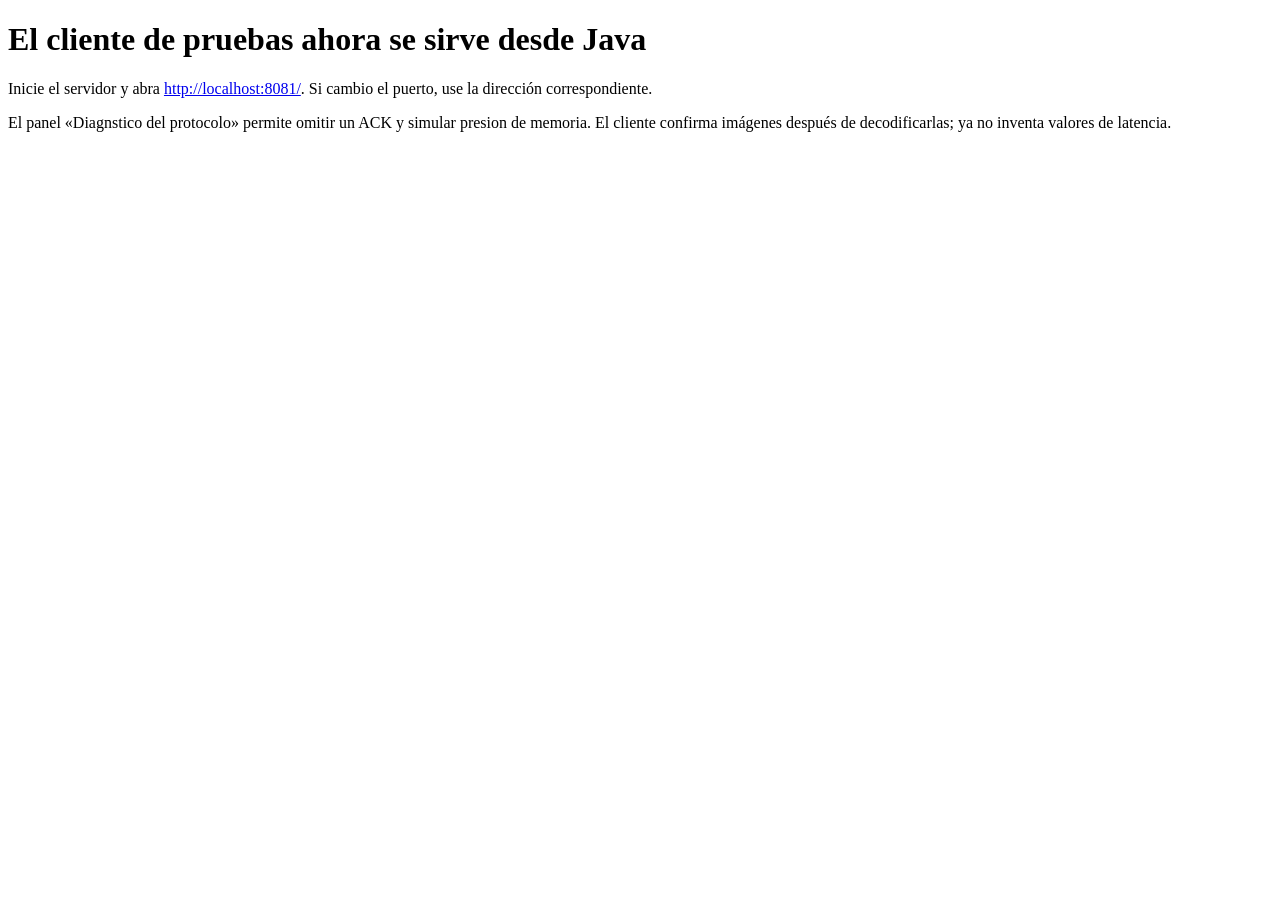
<file: TestPatito/test-websocket.html>
<!DOCTYPE html>
<html lang="es">
<head><meta charset="UTF-8"><title>Cliente de pruebas GTP/1</title></head>
<body>
    <h1>El cliente de pruebas ahora se sirve desde Java</h1>
    <p>Inicie el servidor y abra <a href="http://localhost:8081/">http://localhost:8081/</a>.
        Si cambio el puerto, use la dirección correspondiente.</p>
    <p>El panel «Diagnstico del protocolo» permite omitir un ACK y simular presion de memoria.
        El cliente confirma imágenes después de decodificarlas; ya no inventa valores de latencia.</p>
</body>
</html>
</file>
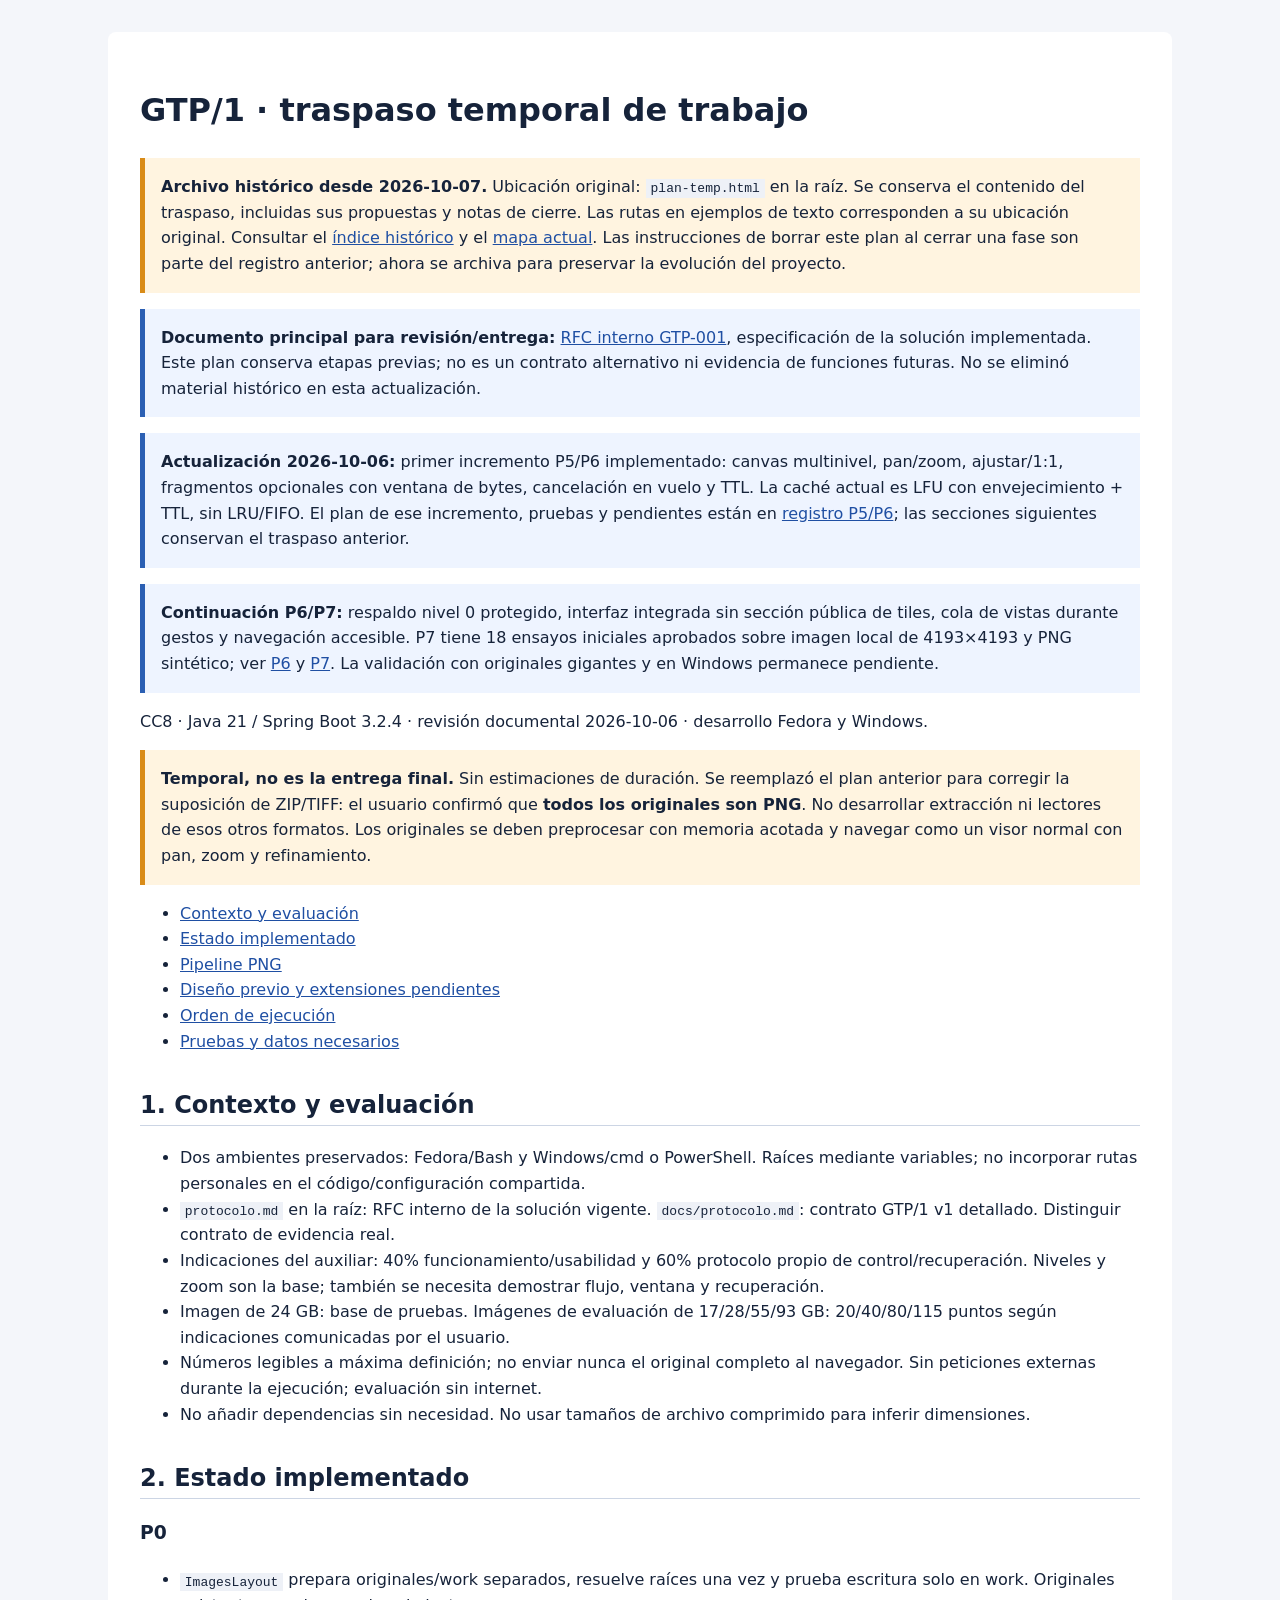
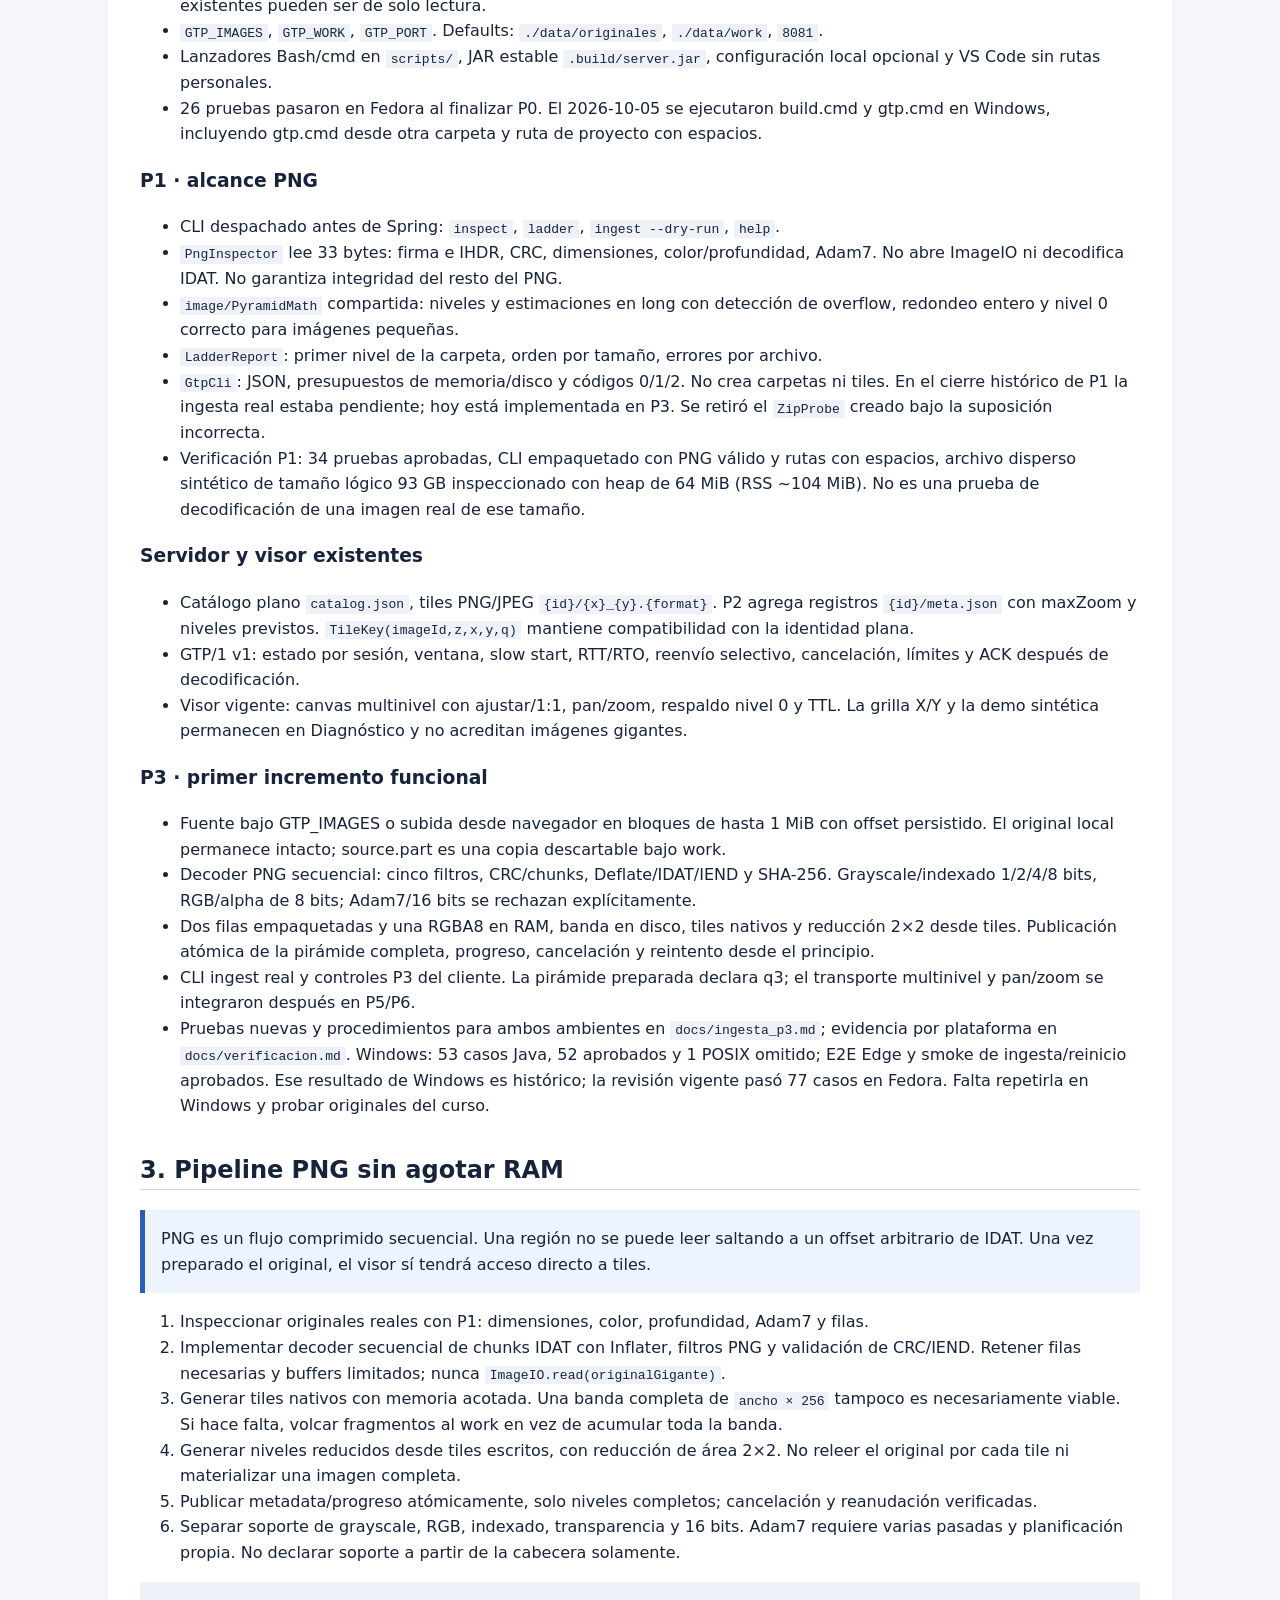
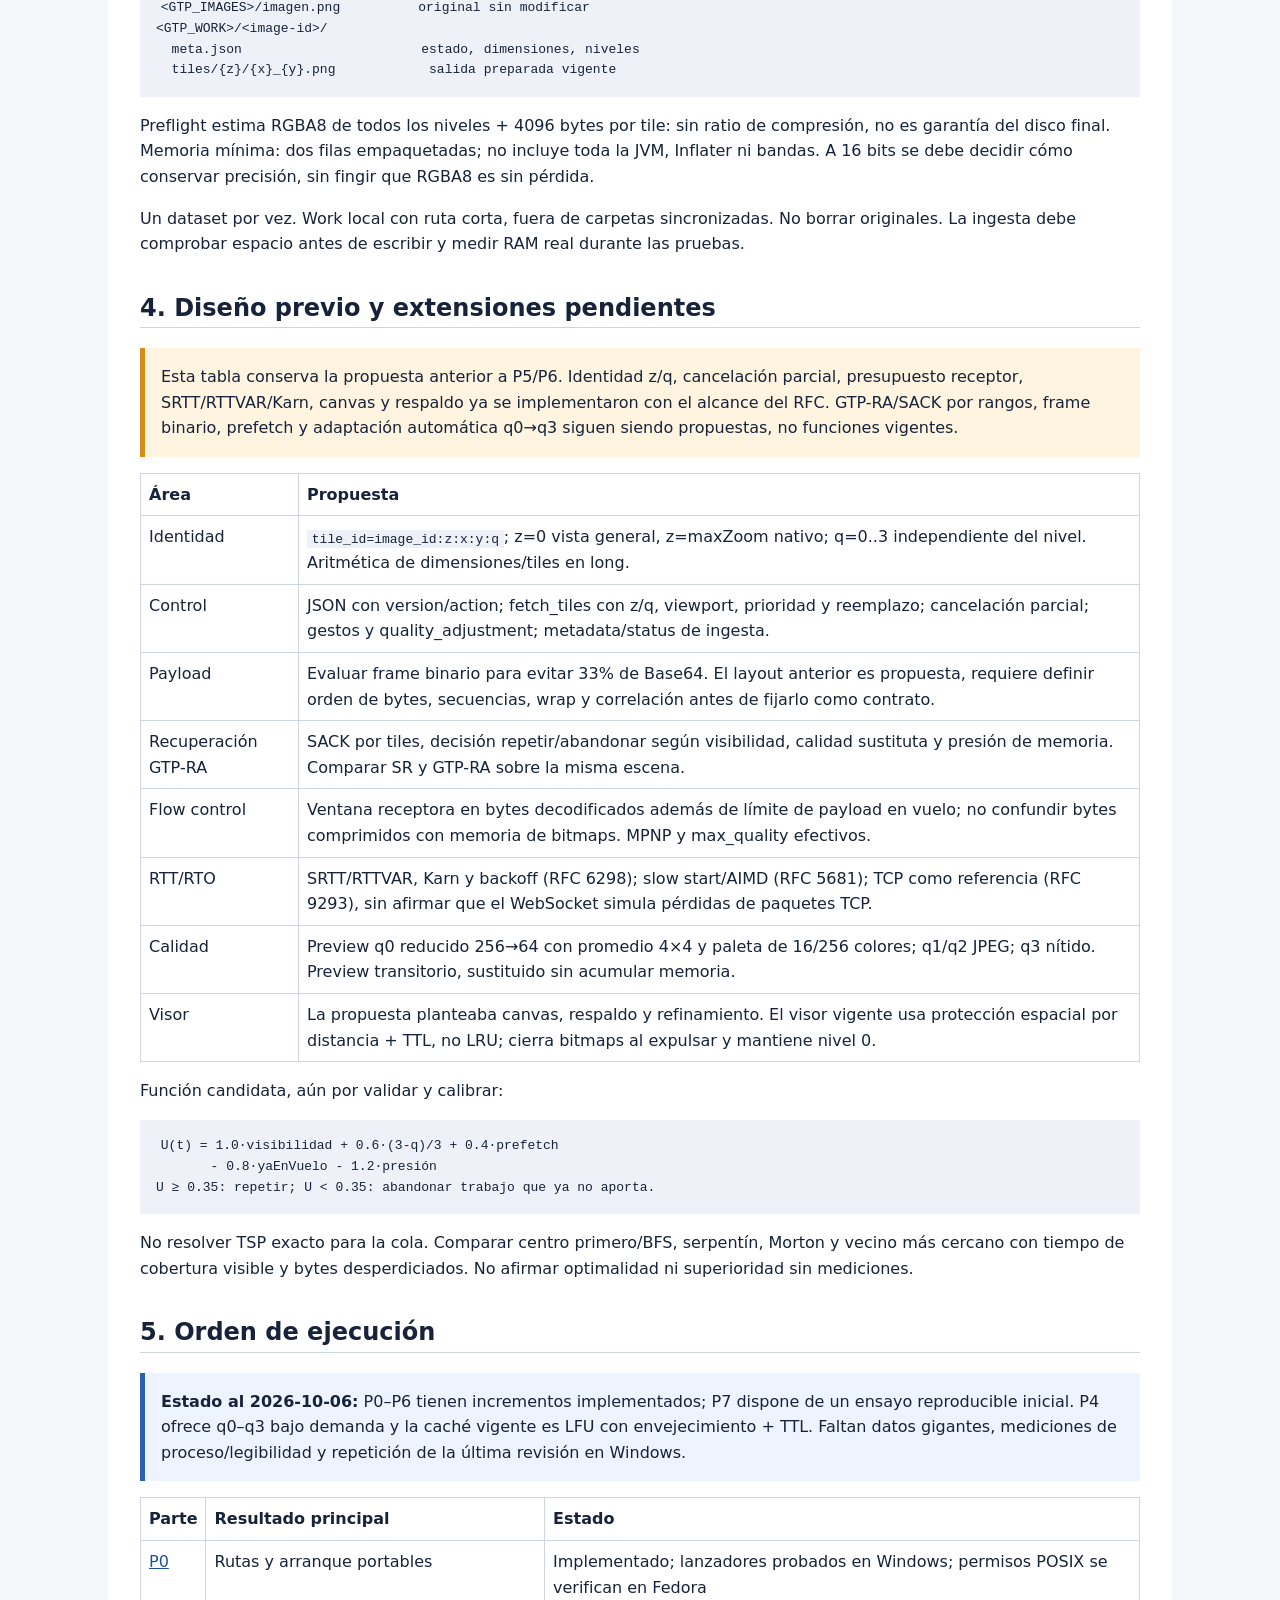
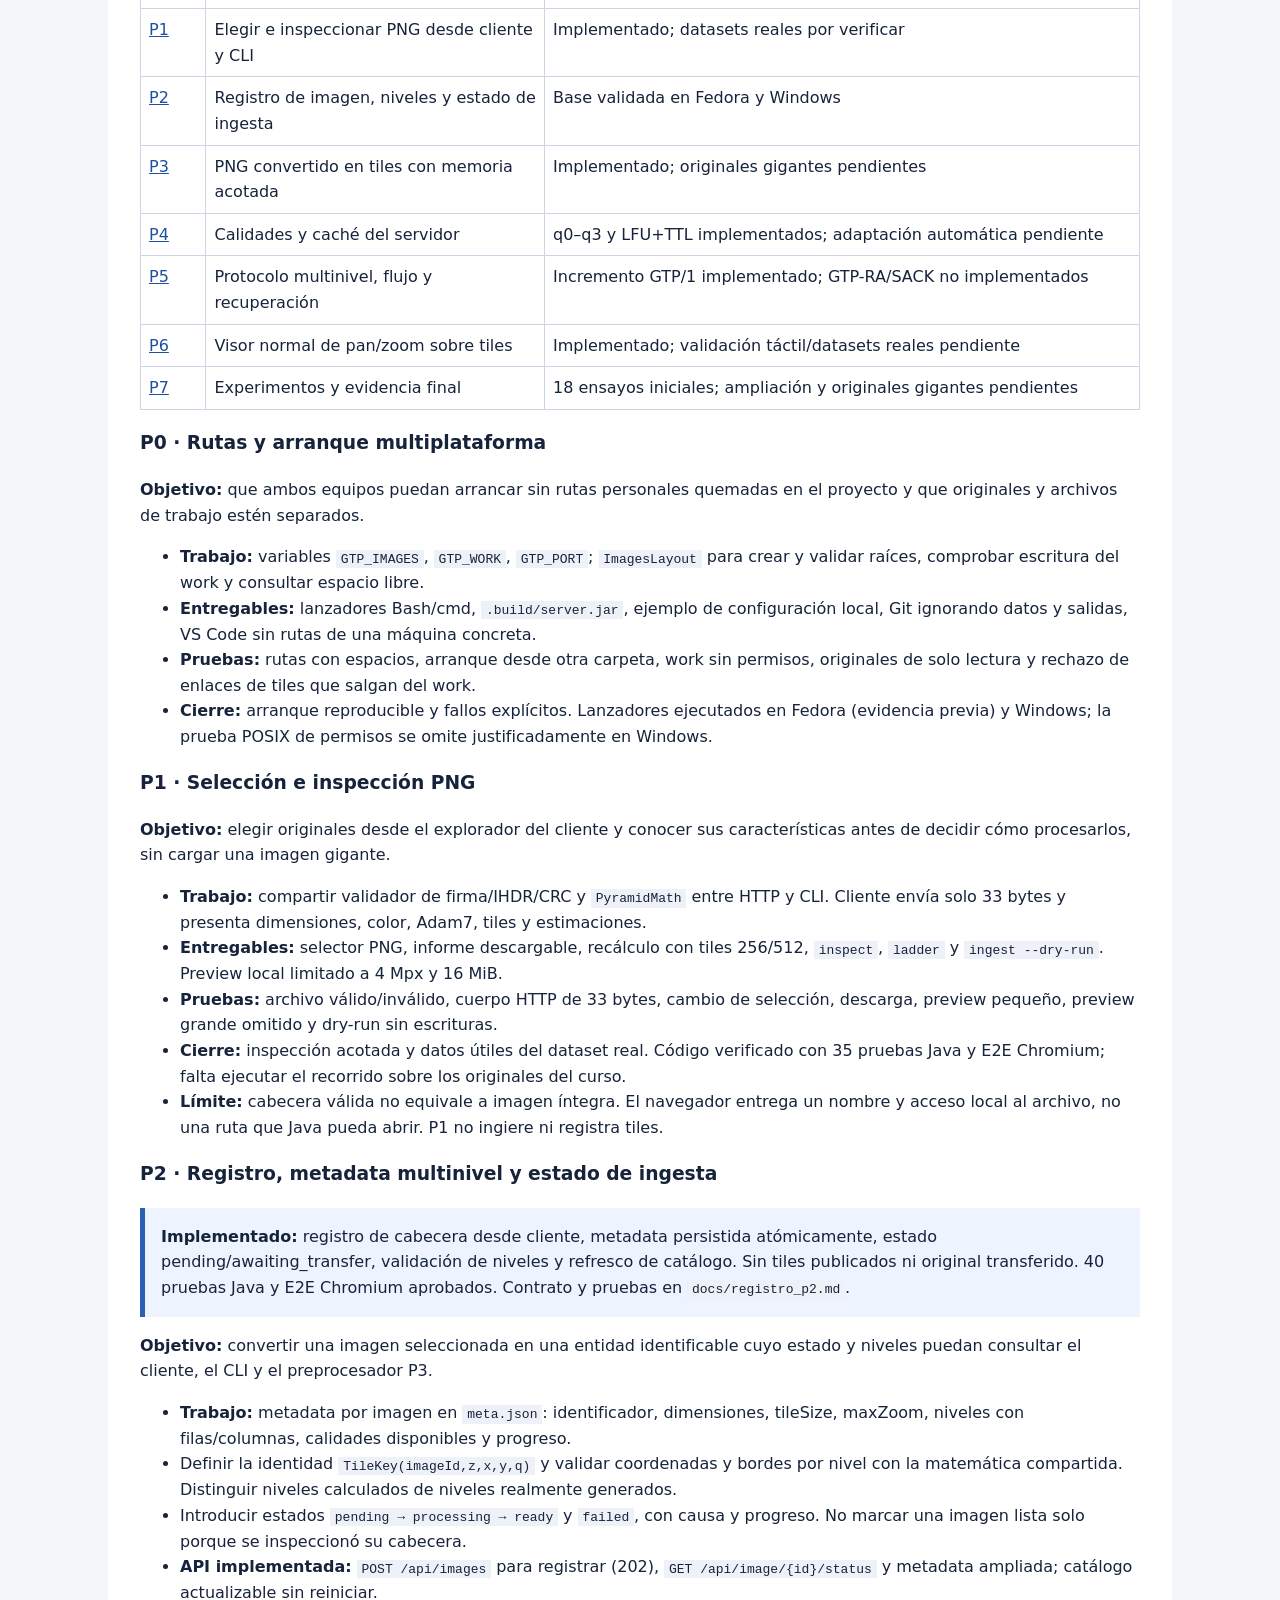
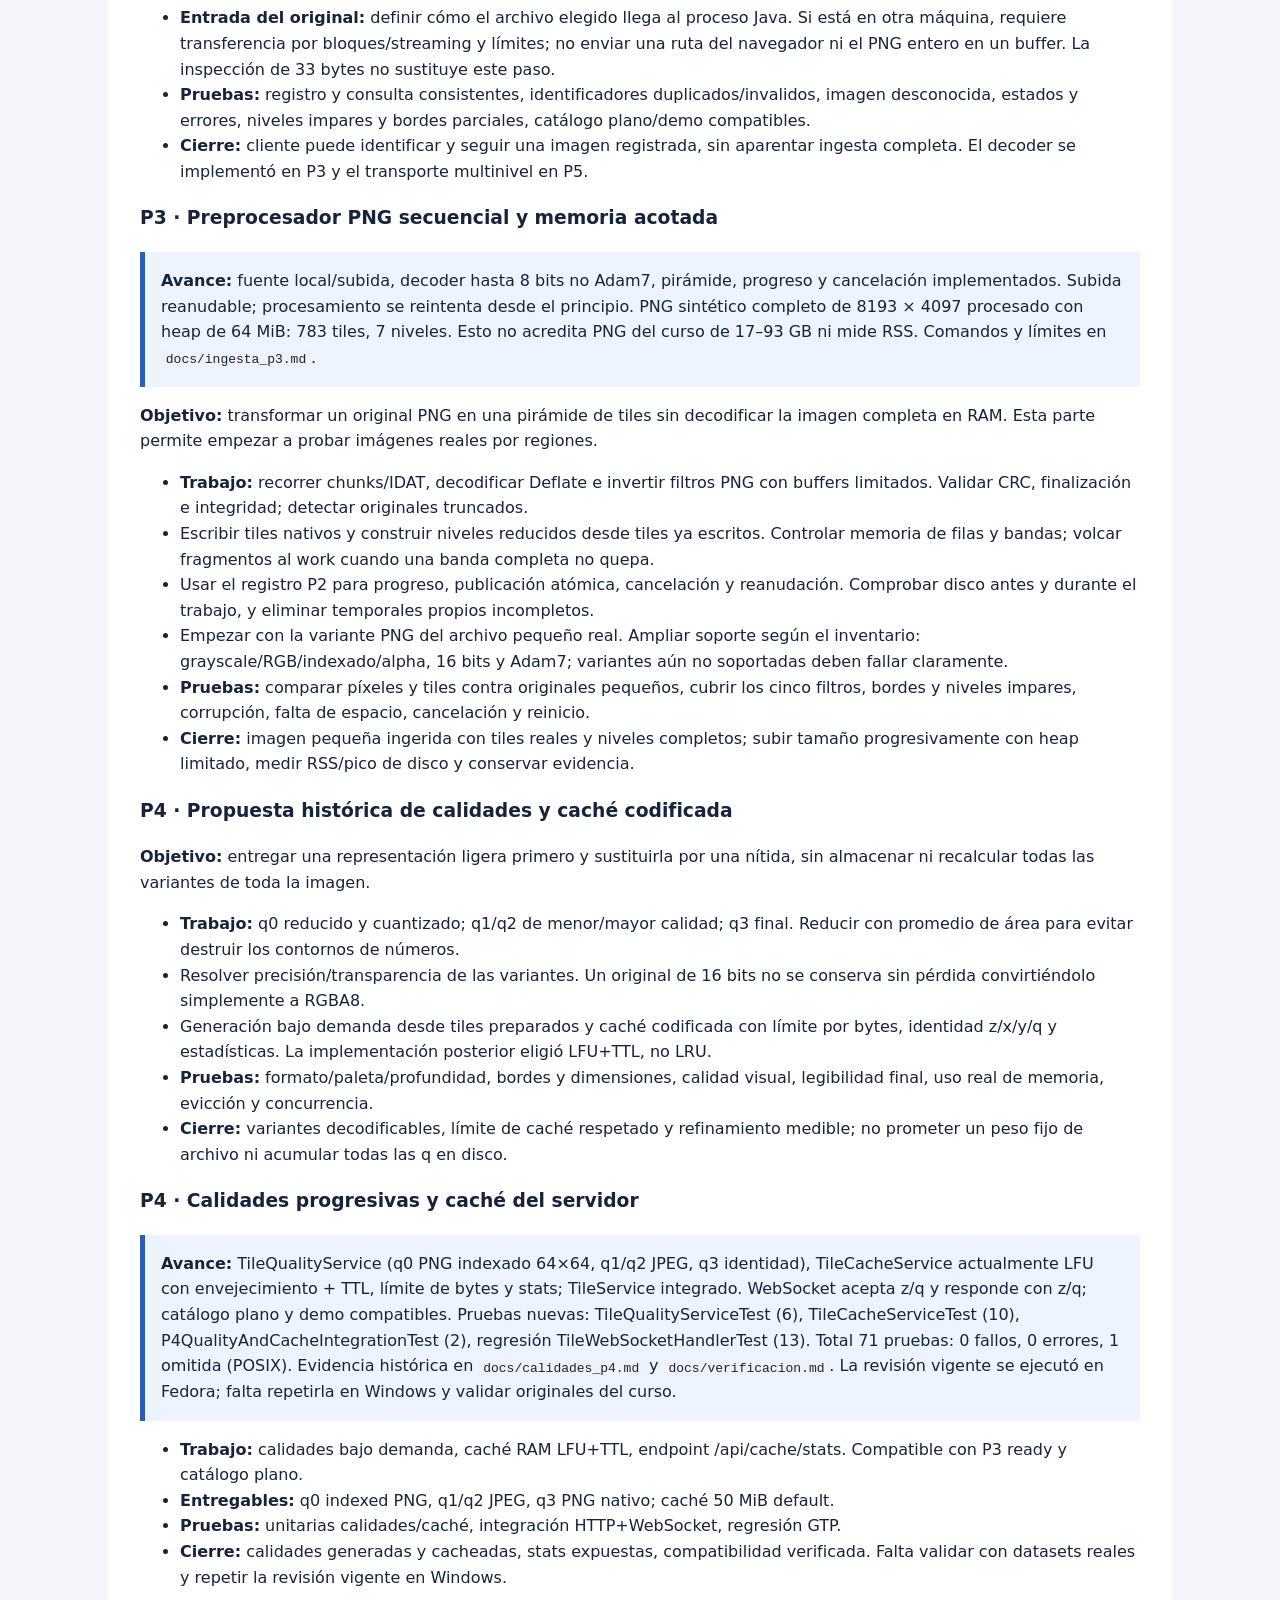
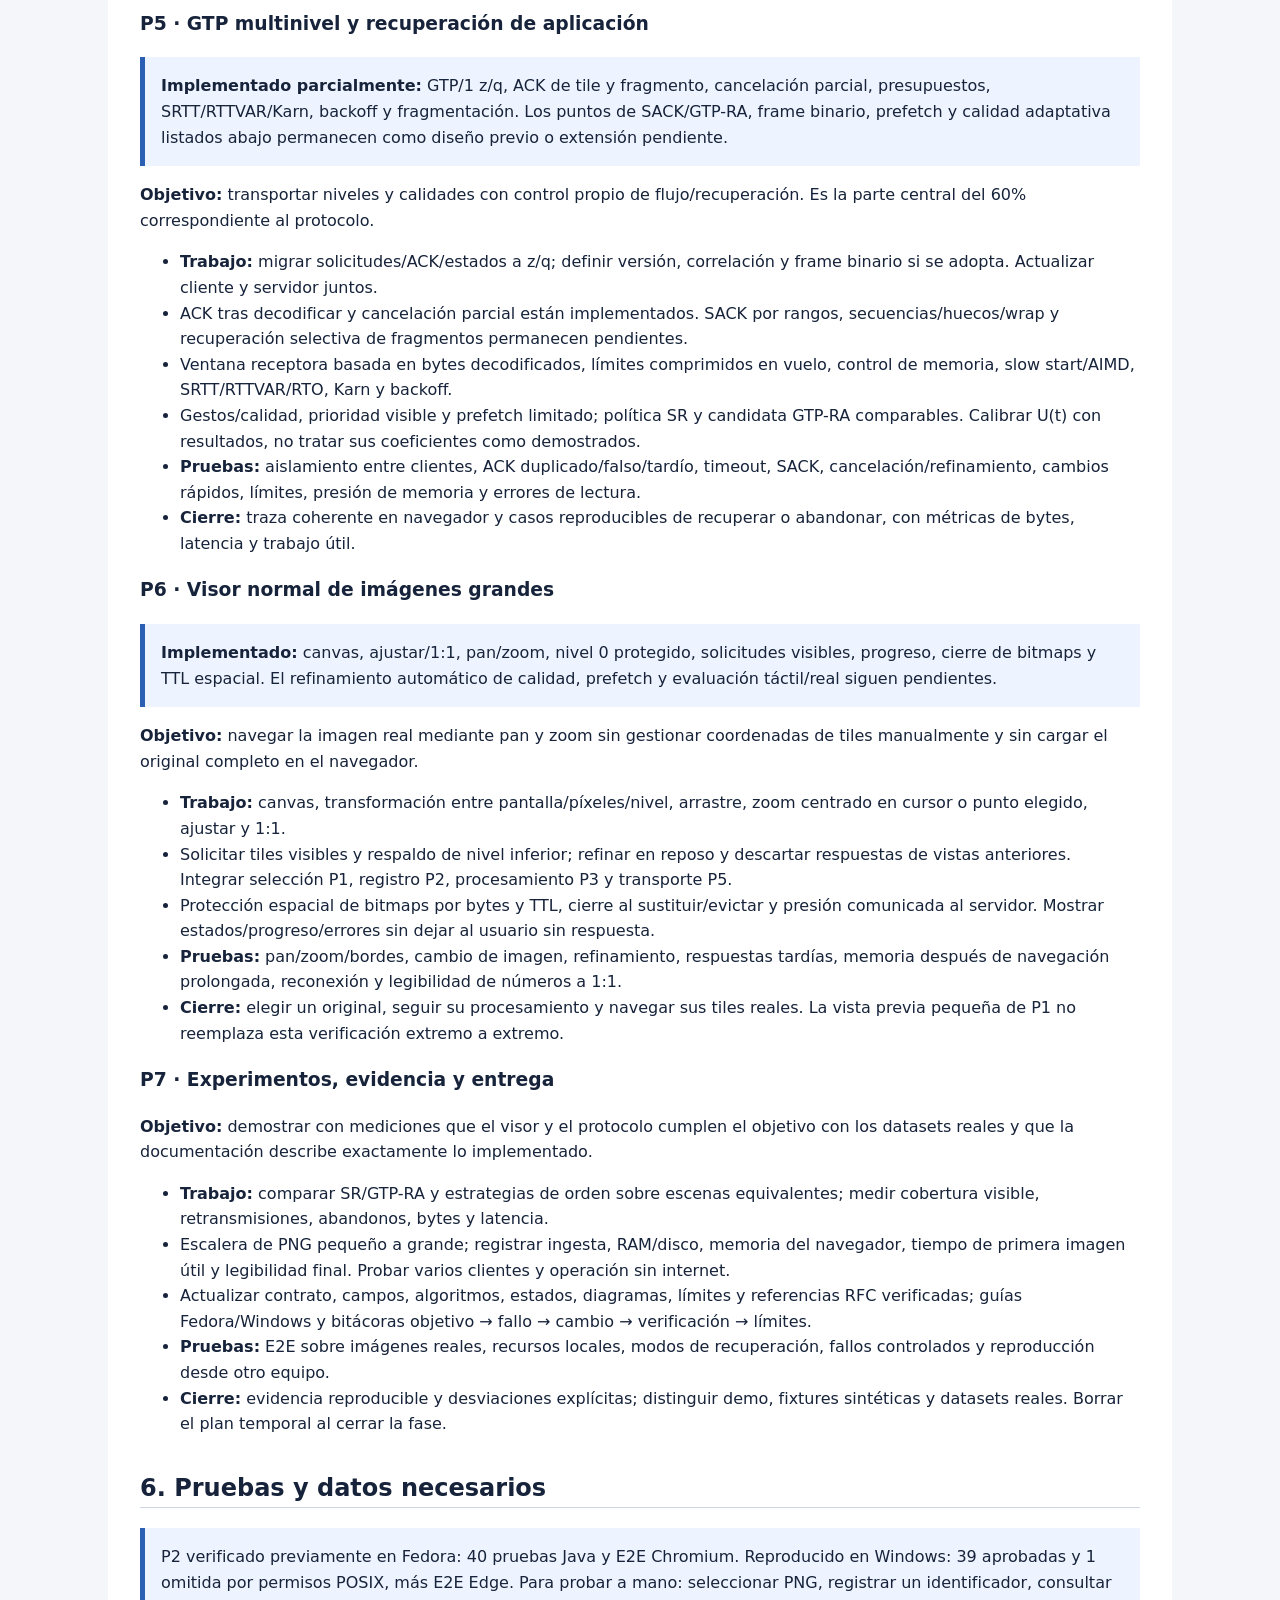
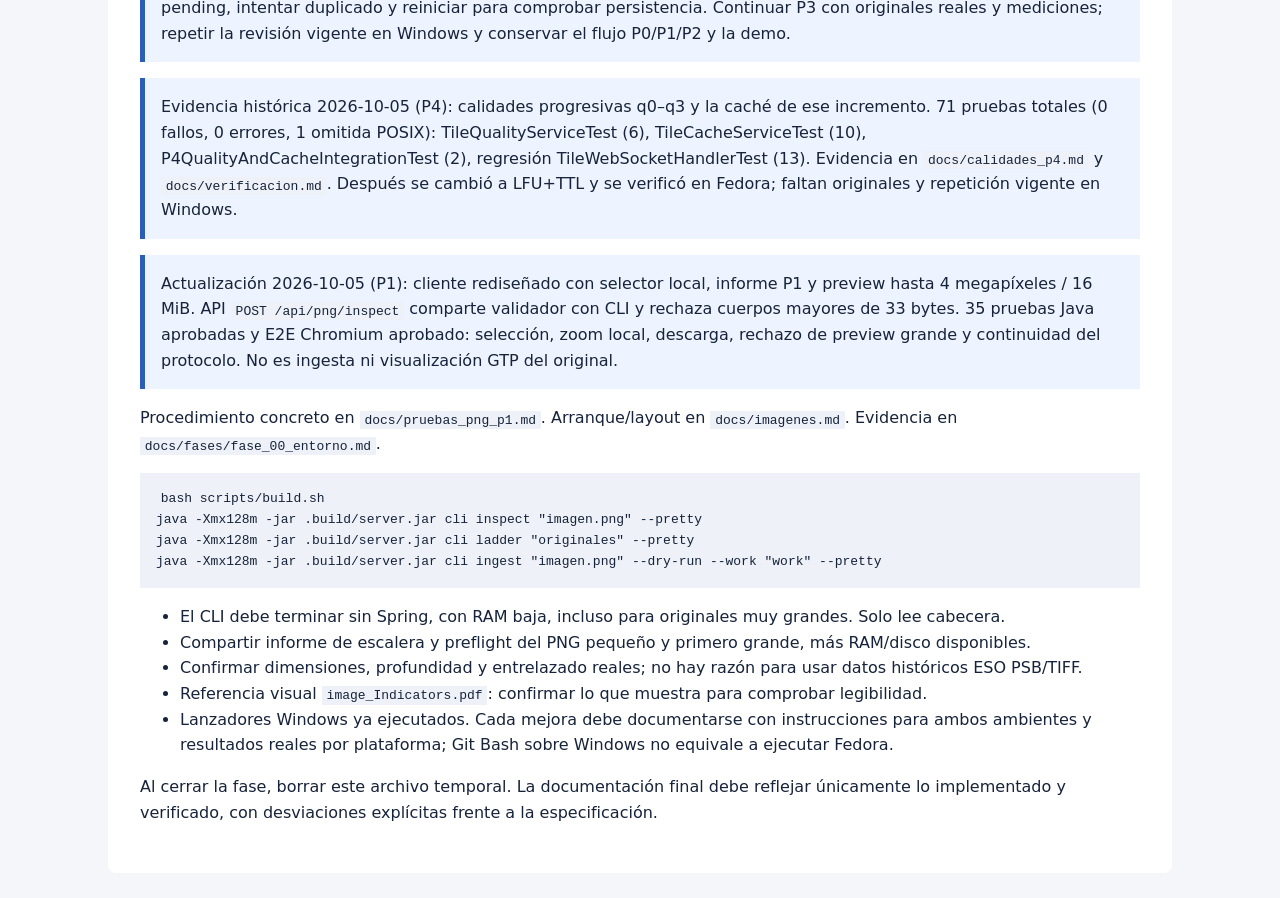
<file: docs/historico/plan-temp.html>
<!DOCTYPE html>
<html lang="es">
<head>
<meta charset="UTF-8">
<meta name="viewport" content="width=device-width, initial-scale=1">
<title>Histórico · Plan temporal GTP/1 · PNG</title>
<style>
body{font-family:system-ui,sans-serif;line-height:1.6;background:#f4f6fa;color:#16233a;margin:0;padding:2rem}
main{max-width:1000px;margin:auto;background:white;padding:2rem;border-radius:8px}
h2{border-bottom:1px solid #ccd5e4;margin-top:2rem}code{background:#eef1f7;padding:.1rem .3rem}
pre{background:#eef1f7;padding:1rem;overflow-x:auto}table{border-collapse:collapse;width:100%}
td,th{border:1px solid #ccd5e4;padding:.5rem;text-align:left;vertical-align:top}
.nota{background:#eef4ff;border-left:5px solid #2b5fb3;padding:1rem}
.aviso{background:#fff4e0;border-left:5px solid #d98b17;padding:1rem}
a{color:#1f4fa3}
</style>
</head>
<body><main>
<h1>GTP/1 · traspaso temporal de trabajo</h1>
<p class="aviso"><strong>Archivo histórico desde 2026-10-07.</strong>
Ubicación original: <code>plan-temp.html</code> en la raíz. Se conserva el contenido
del traspaso, incluidas sus propuestas y notas de cierre. Las rutas en ejemplos
de texto corresponden a su ubicación original. Consultar el
<a href="README.md">índice histórico</a> y el <a href="../README.md">mapa actual</a>.
Las instrucciones de borrar este plan al cerrar una fase son parte del registro
anterior; ahora se archiva para preservar la evolución del proyecto.</p>
<p class="nota"><strong>Documento principal para revisión/entrega:</strong>
<a href="../../protocolo.md">RFC interno GTP-001</a>, especificación de la solución implementada.
Este plan conserva etapas previas; no es un contrato alternativo ni evidencia
de funciones futuras. No se eliminó material histórico en esta actualización.</p>
<p class="nota"><strong>Actualización 2026-10-06:</strong> primer incremento P5/P6 implementado:
canvas multinivel, pan/zoom, ajustar/1:1, fragmentos opcionales con ventana de bytes,
cancelación en vuelo y TTL. La caché actual es LFU con envejecimiento + TTL, sin LRU/FIFO.
El plan de ese incremento, pruebas y pendientes están en <a href="renderizado_p5.md">registro P5/P6</a>;
las secciones siguientes conservan el traspaso anterior.</p>
<p class="nota"><strong>Continuación P6/P7:</strong> respaldo nivel 0 protegido, interfaz integrada
sin sección pública de tiles, cola de vistas durante gestos y navegación accesible.
P7 tiene 18 ensayos iniciales aprobados sobre imagen local de 4193×4193 y PNG sintético;
ver <a href="../visor_p6.md">P6</a> y <a href="../experimentos_p7.md">P7</a>.
La validación con originales gigantes y en Windows permanece pendiente.</p>
<p>CC8 · Java 21 / Spring Boot 3.2.4 · revisión documental 2026-10-06 · desarrollo Fedora y Windows.</p>
<p class="aviso"><strong>Temporal, no es la entrega final.</strong> Sin estimaciones de duración.
Se reemplazó el plan anterior para corregir la suposición de ZIP/TIFF: el usuario confirmó
que <strong>todos los originales son PNG</strong>. No desarrollar extracción ni lectores de esos otros formatos.
Los originales se deben preprocesar con memoria acotada y navegar como un visor normal con pan, zoom y refinamiento.</p>
<nav><ul>
<li><a href="#contexto">Contexto y evaluación</a></li>
<li><a href="#estado">Estado implementado</a></li>
<li><a href="#png">Pipeline PNG</a></li>
<li><a href="#protocolo">Diseño previo y extensiones pendientes</a></li>
<li><a href="#orden">Orden de ejecución</a></li>
<li><a href="#pruebas">Pruebas y datos necesarios</a></li>
</ul></nav>

<h2 id="contexto">1. Contexto y evaluación</h2>
<ul>
<li>Dos ambientes preservados: Fedora/Bash y Windows/cmd o PowerShell. Raíces mediante variables;
no incorporar rutas personales en el código/configuración compartida.</li>
<li><code>protocolo.md</code> en la raíz: RFC interno de la solución vigente.
<code>docs/protocolo.md</code>: contrato GTP/1 v1 detallado. Distinguir contrato de evidencia real.</li>
<li>Indicaciones del auxiliar: 40% funcionamiento/usabilidad y 60% protocolo propio de control/recuperación.
Niveles y zoom son la base; también se necesita demostrar flujo, ventana y recuperación.</li>
<li>Imagen de 24 GB: base de pruebas. Imágenes de evaluación de 17/28/55/93 GB:
20/40/80/115 puntos según indicaciones comunicadas por el usuario.</li>
<li>Números legibles a máxima definición; no enviar nunca el original completo al navegador.
Sin peticiones externas durante la ejecución; evaluación sin internet.</li>
<li>No añadir dependencias sin necesidad. No usar tamaños de archivo comprimido para inferir dimensiones.</li>
</ul>

<h2 id="estado">2. Estado implementado</h2>
<h3>P0</h3>
<ul>
<li><code>ImagesLayout</code> prepara originales/work separados, resuelve raíces una vez y prueba escritura
solo en work. Originales existentes pueden ser de solo lectura.</li>
<li><code>GTP_IMAGES</code>, <code>GTP_WORK</code>, <code>GTP_PORT</code>. Defaults:
<code>./data/originales</code>, <code>./data/work</code>, <code>8081</code>.</li>
<li>Lanzadores Bash/cmd en <code>scripts/</code>, JAR estable <code>.build/server.jar</code>,
configuración local opcional y VS Code sin rutas personales.</li>
<li>26 pruebas pasaron en Fedora al finalizar P0. El 2026-10-05 se ejecutaron build.cmd y gtp.cmd
en Windows, incluyendo gtp.cmd desde otra carpeta y ruta de proyecto con espacios.</li>
</ul>
<h3>P1 · alcance PNG</h3>
<ul>
<li>CLI despachado antes de Spring: <code>inspect</code>, <code>ladder</code>, <code>ingest --dry-run</code>, <code>help</code>.</li>
<li><code>PngInspector</code> lee 33 bytes: firma e IHDR, CRC, dimensiones, color/profundidad, Adam7.
No abre ImageIO ni decodifica IDAT. No garantiza integridad del resto del PNG.</li>
<li><code>image/PyramidMath</code> compartida: niveles y estimaciones en long con detección de overflow,
redondeo entero y nivel 0 correcto para imágenes pequeñas.</li>
<li><code>LadderReport</code>: primer nivel de la carpeta, orden por tamaño, errores por archivo.</li>
<li><code>GtpCli</code>: JSON, presupuestos de memoria/disco y códigos 0/1/2. No crea carpetas ni tiles.
En el cierre histórico de P1 la ingesta real estaba pendiente; hoy está implementada en P3.
Se retiró el <code>ZipProbe</code> creado bajo la suposición incorrecta.</li>
<li>Verificación P1: 34 pruebas aprobadas, CLI empaquetado con PNG válido y rutas con espacios,
archivo disperso sintético de tamaño lógico 93 GB inspeccionado con heap de 64 MiB (RSS ~104 MiB).
No es una prueba de decodificación de una imagen real de ese tamaño.</li>
</ul>
<h3>Servidor y visor existentes</h3>
<ul>
<li>Catálogo plano <code>catalog.json</code>, tiles PNG/JPEG <code>{id}/{x}_{y}.{format}</code>.
P2 agrega registros <code>{id}/meta.json</code> con maxZoom y niveles previstos.
<code>TileKey(imageId,z,x,y,q)</code> mantiene compatibilidad con la identidad plana.</li>
<li>GTP/1 v1: estado por sesión, ventana, slow start, RTT/RTO, reenvío selectivo, cancelación,
límites y ACK después de decodificación.</li>
<li>Visor vigente: canvas multinivel con ajustar/1:1, pan/zoom, respaldo nivel 0 y TTL.
La grilla X/Y y la demo sintética permanecen en Diagnóstico y no acreditan imágenes gigantes.</li>
</ul>

<h3>P3 · primer incremento funcional</h3>
<ul>
<li>Fuente bajo GTP_IMAGES o subida desde navegador en bloques de hasta 1 MiB con offset persistido.
El original local permanece intacto; source.part es una copia descartable bajo work.</li>
<li>Decoder PNG secuencial: cinco filtros, CRC/chunks, Deflate/IDAT/IEND y SHA-256.
Grayscale/indexado 1/2/4/8 bits, RGB/alpha de 8 bits; Adam7/16 bits se rechazan explícitamente.</li>
<li>Dos filas empaquetadas y una RGBA8 en RAM, banda en disco, tiles nativos y reducción 2×2 desde tiles.
Publicación atómica de la pirámide completa, progreso, cancelación y reintento desde el principio.</li>
<li>CLI ingest real y controles P3 del cliente. La pirámide preparada declara q3; el
transporte multinivel y pan/zoom se integraron después en P5/P6.</li>
<li>Pruebas nuevas y procedimientos para ambos ambientes en <code>docs/ingesta_p3.md</code>;
evidencia por plataforma en <code>docs/verificacion.md</code>. Windows: 53 casos Java,
52 aprobados y 1 POSIX omitido; E2E Edge y smoke de ingesta/reinicio aprobados.
Ese resultado de Windows es histórico; la revisión vigente pasó 77 casos en Fedora.
Falta repetirla en Windows y probar originales del curso.</li>
</ul>

<h2 id="png">3. Pipeline PNG sin agotar RAM</h2>
<p class="nota">PNG es un flujo comprimido secuencial. Una región no se puede leer saltando a un
offset arbitrario de IDAT. Una vez preparado el original, el visor sí tendrá acceso directo a tiles.</p>
<ol>
<li>Inspeccionar originales reales con P1: dimensiones, color, profundidad, Adam7 y filas.</li>
<li>Implementar decoder secuencial de chunks IDAT con Inflater, filtros PNG y validación de CRC/IEND.
Retener filas necesarias y buffers limitados; nunca <code>ImageIO.read(originalGigante)</code>.</li>
<li>Generar tiles nativos con memoria acotada. Una banda completa de <code>ancho × 256</code> tampoco
es necesariamente viable. Si hace falta, volcar fragmentos al work en vez de acumular toda la banda.</li>
<li>Generar niveles reducidos desde tiles escritos, con reducción de área 2×2. No releer el original
por cada tile ni materializar una imagen completa.</li>
<li>Publicar metadata/progreso atómicamente, solo niveles completos; cancelación y reanudación verificadas.</li>
<li>Separar soporte de grayscale, RGB, indexado, transparencia y 16 bits. Adam7 requiere varias pasadas
y planificación propia. No declarar soporte a partir de la cabecera solamente.</li>
</ol>
<pre><code>&lt;GTP_IMAGES&gt;/imagen.png          original sin modificar
&lt;GTP_WORK&gt;/&lt;image-id&gt;/
  meta.json                       estado, dimensiones, niveles
  tiles/{z}/{x}_{y}.png            salida preparada vigente</code></pre>
<p>Preflight estima RGBA8 de todos los niveles + 4096 bytes por tile: sin ratio de compresión,
no es garantía del disco final. Memoria mínima: dos filas empaquetadas; no incluye toda la JVM,
Inflater ni bandas. A 16 bits se debe decidir cómo conservar precisión, sin fingir que RGBA8 es sin pérdida.</p>
<p>Un dataset por vez. Work local con ruta corta, fuera de carpetas sincronizadas. No borrar originales.
La ingesta debe comprobar espacio antes de escribir y medir RAM real durante las pruebas.</p>

<h2 id="protocolo">4. Diseño previo y extensiones pendientes</h2>
<p class="aviso">Esta tabla conserva la propuesta anterior a P5/P6. Identidad z/q,
cancelación parcial, presupuesto receptor, SRTT/RTTVAR/Karn, canvas y respaldo ya
se implementaron con el alcance del RFC. GTP-RA/SACK por rangos, frame binario,
prefetch y adaptación automática q0→q3 siguen siendo propuestas, no funciones vigentes.</p>
<table>
<tr><th>Área</th><th>Propuesta</th></tr>
<tr><td>Identidad</td><td><code>tile_id=image_id:z:x:y:q</code>; z=0 vista general, z=maxZoom nativo;
q=0..3 independiente del nivel. Aritmética de dimensiones/tiles en long.</td></tr>
<tr><td>Control</td><td>JSON con version/action; fetch_tiles con z/q, viewport, prioridad y reemplazo;
cancelación parcial; gestos y quality_adjustment; metadata/status de ingesta.</td></tr>
<tr><td>Payload</td><td>Evaluar frame binario para evitar 33% de Base64. El layout anterior es propuesta,
requiere definir orden de bytes, secuencias, wrap y correlación antes de fijarlo como contrato.</td></tr>
<tr><td>Recuperación GTP-RA</td><td>SACK por tiles, decisión repetir/abandonar según visibilidad,
calidad sustituta y presión de memoria. Comparar SR y GTP-RA sobre la misma escena.</td></tr>
<tr><td>Flow control</td><td>Ventana receptora en bytes decodificados además de límite de payload en vuelo;
no confundir bytes comprimidos con memoria de bitmaps. MPNP y max_quality efectivos.</td></tr>
<tr><td>RTT/RTO</td><td>SRTT/RTTVAR, Karn y backoff (RFC 6298); slow start/AIMD (RFC 5681);
TCP como referencia (RFC 9293), sin afirmar que el WebSocket simula pérdidas de paquetes TCP.</td></tr>
<tr><td>Calidad</td><td>Preview q0 reducido 256→64 con promedio 4×4 y paleta de 16/256 colores;
q1/q2 JPEG; q3 nítido. Preview transitorio, sustituido sin acumular memoria.</td></tr>
<tr><td>Visor</td><td>La propuesta planteaba canvas, respaldo y refinamiento. El visor vigente usa
protección espacial por distancia + TTL, no LRU; cierra bitmaps al expulsar y mantiene nivel 0.</td></tr>
</table>
<p>Función candidata, aún por validar y calibrar:</p>
<pre><code>U(t) = 1.0·visibilidad + 0.6·(3-q)/3 + 0.4·prefetch
       - 0.8·yaEnVuelo - 1.2·presión
U ≥ 0.35: repetir; U &lt; 0.35: abandonar trabajo que ya no aporta.</code></pre>
<p>No resolver TSP exacto para la cola. Comparar centro primero/BFS, serpentín, Morton y vecino más cercano
con tiempo de cobertura visible y bytes desperdiciados. No afirmar optimalidad ni superioridad sin mediciones.</p>

<h2 id="orden">5. Orden de ejecución</h2>
<p class="nota"><strong>Estado al 2026-10-06:</strong> P0–P6 tienen incrementos
implementados; P7 dispone de un ensayo reproducible inicial. P4 ofrece q0–q3 bajo
demanda y la caché vigente es LFU con envejecimiento + TTL. Faltan datos gigantes,
mediciones de proceso/legibilidad y repetición de la última revisión en Windows.</p>
<table>
<tr><th>Parte</th><th>Resultado principal</th><th>Estado</th></tr>
<tr><td><a href="#p0">P0</a></td><td>Rutas y arranque portables</td><td>Implementado; lanzadores probados en Windows; permisos POSIX se verifican en Fedora</td></tr>
<tr><td><a href="#p1">P1</a></td><td>Elegir e inspeccionar PNG desde cliente y CLI</td><td>Implementado; datasets reales por verificar</td></tr>
<tr><td><a href="#p2">P2</a></td><td>Registro de imagen, niveles y estado de ingesta</td><td>Base validada en Fedora y Windows</td></tr>
<tr><td><a href="#p3">P3</a></td><td>PNG convertido en tiles con memoria acotada</td><td>Implementado; originales gigantes pendientes</td></tr>
<tr><td><a href="#p4-implementacion">P4</a></td><td>Calidades y caché del servidor</td><td>q0–q3 y LFU+TTL implementados; adaptación automática pendiente</td></tr>
<tr><td><a href="#p5">P5</a></td><td>Protocolo multinivel, flujo y recuperación</td><td>Incremento GTP/1 implementado; GTP-RA/SACK no implementados</td></tr>
<tr><td><a href="#p6">P6</a></td><td>Visor normal de pan/zoom sobre tiles</td><td>Implementado; validación táctil/datasets reales pendiente</td></tr>
<tr><td><a href="#p7">P7</a></td><td>Experimentos y evidencia final</td><td>18 ensayos iniciales; ampliación y originales gigantes pendientes</td></tr>
</table>

<h3 id="p0">P0 · Rutas y arranque multiplataforma</h3>
<p><strong>Objetivo:</strong> que ambos equipos puedan arrancar sin rutas personales quemadas en el proyecto
y que originales y archivos de trabajo estén separados.</p>
<ul>
<li><strong>Trabajo:</strong> variables <code>GTP_IMAGES</code>, <code>GTP_WORK</code>, <code>GTP_PORT</code>;
<code>ImagesLayout</code> para crear y validar raíces, comprobar escritura del work y consultar espacio libre.</li>
<li><strong>Entregables:</strong> lanzadores Bash/cmd, <code>.build/server.jar</code>, ejemplo de configuración local,
Git ignorando datos y salidas, VS Code sin rutas de una máquina concreta.</li>
<li><strong>Pruebas:</strong> rutas con espacios, arranque desde otra carpeta, work sin permisos, originales
de solo lectura y rechazo de enlaces de tiles que salgan del work.</li>
<li><strong>Cierre:</strong> arranque reproducible y fallos explícitos. Lanzadores ejecutados en Fedora (evidencia previa)
y Windows; la prueba POSIX de permisos se omite justificadamente en Windows.</li>
</ul>

<h3 id="p1">P1 · Selección e inspección PNG</h3>
<p><strong>Objetivo:</strong> elegir originales desde el explorador del cliente y conocer sus características
antes de decidir cómo procesarlos, sin cargar una imagen gigante.</p>
<ul>
<li><strong>Trabajo:</strong> compartir validador de firma/IHDR/CRC y <code>PyramidMath</code> entre HTTP y CLI.
Cliente envía solo 33 bytes y presenta dimensiones, color, Adam7, tiles y estimaciones.</li>
<li><strong>Entregables:</strong> selector PNG, informe descargable, recálculo con tiles 256/512,
<code>inspect</code>, <code>ladder</code> y <code>ingest --dry-run</code>. Preview local limitado a 4 Mpx y 16 MiB.</li>
<li><strong>Pruebas:</strong> archivo válido/inválido, cuerpo HTTP de 33 bytes, cambio de selección,
descarga, preview pequeño, preview grande omitido y dry-run sin escrituras.</li>
<li><strong>Cierre:</strong> inspección acotada y datos útiles del dataset real. Código verificado con
35 pruebas Java y E2E Chromium; falta ejecutar el recorrido sobre los originales del curso.</li>
<li><strong>Límite:</strong> cabecera válida no equivale a imagen íntegra. El navegador entrega un nombre
y acceso local al archivo, no una ruta que Java pueda abrir. P1 no ingiere ni registra tiles.</li>
</ul>

<h3 id="p2">P2 · Registro, metadata multinivel y estado de ingesta</h3>
<p class="nota"><strong>Implementado:</strong> registro de cabecera desde cliente, metadata persistida atómicamente,
estado pending/awaiting_transfer, validación de niveles y refresco de catálogo. Sin tiles publicados ni original
transferido. 40 pruebas Java y E2E Chromium aprobados. Contrato y pruebas en <code>docs/registro_p2.md</code>.</p>
<p><strong>Objetivo:</strong> convertir una imagen seleccionada en una entidad identificable cuyo estado
y niveles puedan consultar el cliente, el CLI y el preprocesador P3.</p>
<ul>
<li><strong>Trabajo:</strong> metadata por imagen en <code>meta.json</code>: identificador, dimensiones,
tileSize, maxZoom, niveles con filas/columnas, calidades disponibles y progreso.</li>
<li>Definir la identidad <code>TileKey(imageId,z,x,y,q)</code> y validar coordenadas y bordes por nivel
con la matemática compartida. Distinguir niveles calculados de niveles realmente generados.</li>
<li>Introducir estados <code>pending → processing → ready</code> y <code>failed</code>, con causa y progreso.
No marcar una imagen lista solo porque se inspeccionó su cabecera.</li>
<li><strong>API implementada:</strong> <code>POST /api/images</code> para registrar (202),
<code>GET /api/image/{id}/status</code> y metadata ampliada; catálogo actualizable sin reiniciar.</li>
<li><strong>Entrada del original:</strong> definir cómo el archivo elegido llega al proceso Java.
Si está en otra máquina, requiere transferencia por bloques/streaming y límites; no enviar una ruta
del navegador ni el PNG entero en un buffer. La inspección de 33 bytes no sustituye este paso.</li>
<li><strong>Pruebas:</strong> registro y consulta consistentes, identificadores duplicados/invalidos,
imagen desconocida, estados y errores, niveles impares y bordes parciales, catálogo plano/demo compatibles.</li>
<li><strong>Cierre:</strong> cliente puede identificar y seguir una imagen registrada, sin aparentar
ingesta completa. El decoder se implementó en P3 y el transporte multinivel en P5.</li>
</ul>

<h3 id="p3">P3 · Preprocesador PNG secuencial y memoria acotada</h3>
<p class="nota"><strong>Avance:</strong> fuente local/subida, decoder hasta 8 bits no Adam7, pirámide,
progreso y cancelación implementados. Subida reanudable; procesamiento se reintenta desde el principio.
PNG sintético completo de 8193 × 4097 procesado con heap de 64 MiB: 783 tiles, 7 niveles.
Esto no acredita PNG del curso de 17–93 GB ni mide RSS. Comandos y límites en <code>docs/ingesta_p3.md</code>.</p>
<p><strong>Objetivo:</strong> transformar un original PNG en una pirámide de tiles sin decodificar
la imagen completa en RAM. Esta parte permite empezar a probar imágenes reales por regiones.</p>
<ul>
<li><strong>Trabajo:</strong> recorrer chunks/IDAT, decodificar Deflate e invertir filtros PNG con
buffers limitados. Validar CRC, finalización e integridad; detectar originales truncados.</li>
<li>Escribir tiles nativos y construir niveles reducidos desde tiles ya escritos. Controlar memoria
de filas y bandas; volcar fragmentos al work cuando una banda completa no quepa.</li>
<li>Usar el registro P2 para progreso, publicación atómica, cancelación y reanudación.
Comprobar disco antes y durante el trabajo, y eliminar temporales propios incompletos.</li>
<li>Empezar con la variante PNG del archivo pequeño real. Ampliar soporte según el inventario:
grayscale/RGB/indexado/alpha, 16 bits y Adam7; variantes aún no soportadas deben fallar claramente.</li>
<li><strong>Pruebas:</strong> comparar píxeles y tiles contra originales pequeños, cubrir los cinco filtros,
bordes y niveles impares, corrupción, falta de espacio, cancelación y reinicio.</li>
<li><strong>Cierre:</strong> imagen pequeña ingerida con tiles reales y niveles completos;
subir tamaño progresivamente con heap limitado, medir RSS/pico de disco y conservar evidencia.</li>
</ul>

<h3 id="p4-propuesta">P4 · Propuesta histórica de calidades y caché codificada</h3>
<p><strong>Objetivo:</strong> entregar una representación ligera primero y sustituirla por una nítida,
sin almacenar ni recalcular todas las variantes de toda la imagen.</p>
<ul>
<li><strong>Trabajo:</strong> q0 reducido y cuantizado; q1/q2 de menor/mayor calidad; q3 final.
Reducir con promedio de área para evitar destruir los contornos de números.</li>
<li>Resolver precisión/transparencia de las variantes. Un original de 16 bits no se conserva
sin pérdida convirtiéndolo simplemente a RGBA8.</li>
<li>Generación bajo demanda desde tiles preparados y caché codificada con límite por bytes,
identidad z/x/y/q y estadísticas. La implementación posterior eligió LFU+TTL, no LRU.</li>
<li><strong>Pruebas:</strong> formato/paleta/profundidad, bordes y dimensiones, calidad visual,
legibilidad final, uso real de memoria, evicción y concurrencia.</li>
<li><strong>Cierre:</strong> variantes decodificables, límite de caché respetado y refinamiento medible;
no prometer un peso fijo de archivo ni acumular todas las q en disco.</li>
</ul>

<h3 id="p4-implementacion">P4 · Calidades progresivas y caché del servidor</h3>
<p class="nota"><strong>Avance:</strong> TileQualityService (q0 PNG indexado 64×64, q1/q2 JPEG, q3 identidad),
TileCacheService actualmente LFU con envejecimiento + TTL, límite de bytes y stats; TileService integrado.
WebSocket acepta z/q y responde con z/q; catálogo plano y demo compatibles.
Pruebas nuevas: TileQualityServiceTest (6), TileCacheServiceTest (10),
P4QualityAndCacheIntegrationTest (2), regresión TileWebSocketHandlerTest (13).
Total 71 pruebas: 0 fallos, 0 errores, 1 omitida (POSIX).
Evidencia histórica en <code>docs/calidades_p4.md</code> y <code>docs/verificacion.md</code>.
La revisión vigente se ejecutó en Fedora; falta repetirla en Windows y validar originales del curso.</p>
<ul>
<li><strong>Trabajo:</strong> calidades bajo demanda, caché RAM LFU+TTL, endpoint /api/cache/stats.
Compatible con P3 ready y catálogo plano.</li>
<li><strong>Entregables:</strong> q0 indexed PNG, q1/q2 JPEG, q3 PNG nativo; caché 50 MiB default.
</li>
<li><strong>Pruebas:</strong> unitarias calidades/caché, integración HTTP+WebSocket, regresión GTP.
</li>
<li><strong>Cierre:</strong> calidades generadas y cacheadas, stats expuestas, compatibilidad verificada.
Falta validar con datasets reales y repetir la revisión vigente en Windows.</li>
</ul>

<h3 id="p5">P5 · GTP multinivel y recuperación de aplicación</h3>
<p class="nota"><strong>Implementado parcialmente:</strong> GTP/1 z/q, ACK de tile y
fragmento, cancelación parcial, presupuestos, SRTT/RTTVAR/Karn, backoff y fragmentación.
Los puntos de SACK/GTP-RA, frame binario, prefetch y calidad adaptativa listados abajo
permanecen como diseño previo o extensión pendiente.</p>
<p><strong>Objetivo:</strong> transportar niveles y calidades con control propio de flujo/recuperación.
Es la parte central del 60% correspondiente al protocolo.</p>
<ul>
<li><strong>Trabajo:</strong> migrar solicitudes/ACK/estados a z/q; definir versión, correlación y
frame binario si se adopta. Actualizar cliente y servidor juntos.</li>
<li>ACK tras decodificar y cancelación parcial están implementados. SACK por rangos,
secuencias/huecos/wrap y recuperación selectiva de fragmentos permanecen pendientes.</li>
<li>Ventana receptora basada en bytes decodificados, límites comprimidos en vuelo, control de memoria,
slow start/AIMD, SRTT/RTTVAR/RTO, Karn y backoff.</li>
<li>Gestos/calidad, prioridad visible y prefetch limitado; política SR y candidata GTP-RA comparables.
Calibrar U(t) con resultados, no tratar sus coeficientes como demostrados.</li>
<li><strong>Pruebas:</strong> aislamiento entre clientes, ACK duplicado/falso/tardío, timeout, SACK,
cancelación/refinamiento, cambios rápidos, límites, presión de memoria y errores de lectura.</li>
<li><strong>Cierre:</strong> traza coherente en navegador y casos reproducibles de recuperar o abandonar,
con métricas de bytes, latencia y trabajo útil.</li>
</ul>

<h3 id="p6">P6 · Visor normal de imágenes grandes</h3>
<p class="nota"><strong>Implementado:</strong> canvas, ajustar/1:1, pan/zoom, nivel
0 protegido, solicitudes visibles, progreso, cierre de bitmaps y TTL espacial. El
refinamiento automático de calidad, prefetch y evaluación táctil/real siguen pendientes.</p>
<p><strong>Objetivo:</strong> navegar la imagen real mediante pan y zoom sin gestionar coordenadas de
tiles manualmente y sin cargar el original completo en el navegador.</p>
<ul>
<li><strong>Trabajo:</strong> canvas, transformación entre pantalla/píxeles/nivel, arrastre,
zoom centrado en cursor o punto elegido, ajustar y 1:1.</li>
<li>Solicitar tiles visibles y respaldo de nivel inferior; refinar en reposo y descartar respuestas
de vistas anteriores. Integrar selección P1, registro P2, procesamiento P3 y transporte P5.</li>
<li>Protección espacial de bitmaps por bytes y TTL, cierre al sustituir/evictar y presión comunicada al servidor.
Mostrar estados/progreso/errores sin dejar al usuario sin respuesta.</li>
<li><strong>Pruebas:</strong> pan/zoom/bordes, cambio de imagen, refinamiento, respuestas tardías,
memoria después de navegación prolongada, reconexión y legibilidad de números a 1:1.</li>
<li><strong>Cierre:</strong> elegir un original, seguir su procesamiento y navegar sus tiles reales.
La vista previa pequeña de P1 no reemplaza esta verificación extremo a extremo.</li>
</ul>

<h3 id="p7">P7 · Experimentos, evidencia y entrega</h3>
<p><strong>Objetivo:</strong> demostrar con mediciones que el visor y el protocolo cumplen el objetivo
con los datasets reales y que la documentación describe exactamente lo implementado.</p>
<ul>
<li><strong>Trabajo:</strong> comparar SR/GTP-RA y estrategias de orden sobre escenas equivalentes;
medir cobertura visible, retransmisiones, abandonos, bytes y latencia.</li>
<li>Escalera de PNG pequeño a grande; registrar ingesta, RAM/disco, memoria del navegador,
tiempo de primera imagen útil y legibilidad final. Probar varios clientes y operación sin internet.</li>
<li>Actualizar contrato, campos, algoritmos, estados, diagramas, límites y referencias RFC verificadas;
guías Fedora/Windows y bitácoras objetivo → fallo → cambio → verificación → límites.</li>
<li><strong>Pruebas:</strong> E2E sobre imágenes reales, recursos locales, modos de recuperación,
fallos controlados y reproducción desde otro equipo.</li>
<li><strong>Cierre:</strong> evidencia reproducible y desviaciones explícitas; distinguir demo,
fixtures sintéticas y datasets reales. Borrar el plan temporal al cerrar la fase.</li>
</ul>

<h2 id="pruebas">6. Pruebas y datos necesarios</h2>
<p class="nota">P2 verificado previamente en Fedora: 40 pruebas Java y E2E Chromium. Reproducido en Windows:
39 aprobadas y 1 omitida por permisos POSIX, más E2E Edge. Para probar a mano: seleccionar PNG,
registrar un identificador, consultar pending, intentar duplicado y reiniciar para comprobar persistencia.
Continuar P3 con originales reales y mediciones; repetir la revisión vigente en Windows
y conservar el flujo P0/P1/P2 y la demo.</p>
<p class="nota">Evidencia histórica 2026-10-05 (P4): calidades progresivas q0–q3 y la caché de ese incremento.
71 pruebas totales (0 fallos, 0 errores, 1 omitida POSIX): TileQualityServiceTest (6),
TileCacheServiceTest (10), P4QualityAndCacheIntegrationTest (2), regresión TileWebSocketHandlerTest (13).
Evidencia en <code>docs/calidades_p4.md</code> y <code>docs/verificacion.md</code>.
Después se cambió a LFU+TTL y se verificó en Fedora; faltan originales y repetición vigente en Windows.</p>
<p class="nota">Actualización 2026-10-05 (P1): cliente rediseñado con selector local, informe P1 y preview
hasta 4 megapíxeles / 16 MiB. API <code>POST /api/png/inspect</code> comparte validador con CLI y rechaza
cuerpos mayores de 33 bytes. 35 pruebas Java aprobadas y E2E Chromium aprobado: selección, zoom local,
descarga, rechazo de preview grande y continuidad del protocolo. No es ingesta ni visualización GTP del original.</p>
<p>Procedimiento concreto en <code>docs/pruebas_png_p1.md</code>. Arranque/layout en
<code>docs/imagenes.md</code>. Evidencia en <code>docs/fases/fase_00_entorno.md</code>.</p>
<pre><code>bash scripts/build.sh
java -Xmx128m -jar .build/server.jar cli inspect "imagen.png" --pretty
java -Xmx128m -jar .build/server.jar cli ladder "originales" --pretty
java -Xmx128m -jar .build/server.jar cli ingest "imagen.png" --dry-run --work "work" --pretty</code></pre>
<ul>
<li>El CLI debe terminar sin Spring, con RAM baja, incluso para originales muy grandes. Solo lee cabecera.</li>
<li>Compartir informe de escalera y preflight del PNG pequeño y primero grande, más RAM/disco disponibles.</li>
<li>Confirmar dimensiones, profundidad y entrelazado reales; no hay razón para usar datos históricos ESO PSB/TIFF.</li>
<li>Referencia visual <code>image_Indicators.pdf</code>: confirmar lo que muestra para comprobar legibilidad.</li>
<li>Lanzadores Windows ya ejecutados. Cada mejora debe documentarse con instrucciones para ambos ambientes
y resultados reales por plataforma; Git Bash sobre Windows no equivale a ejecutar Fedora.</li>
</ul>
<p>Al cerrar la fase, borrar este archivo temporal. La documentación final debe reflejar únicamente
lo implementado y verificado, con desviaciones explícitas frente a la especificación.</p>
</main></body></html>
</file>
